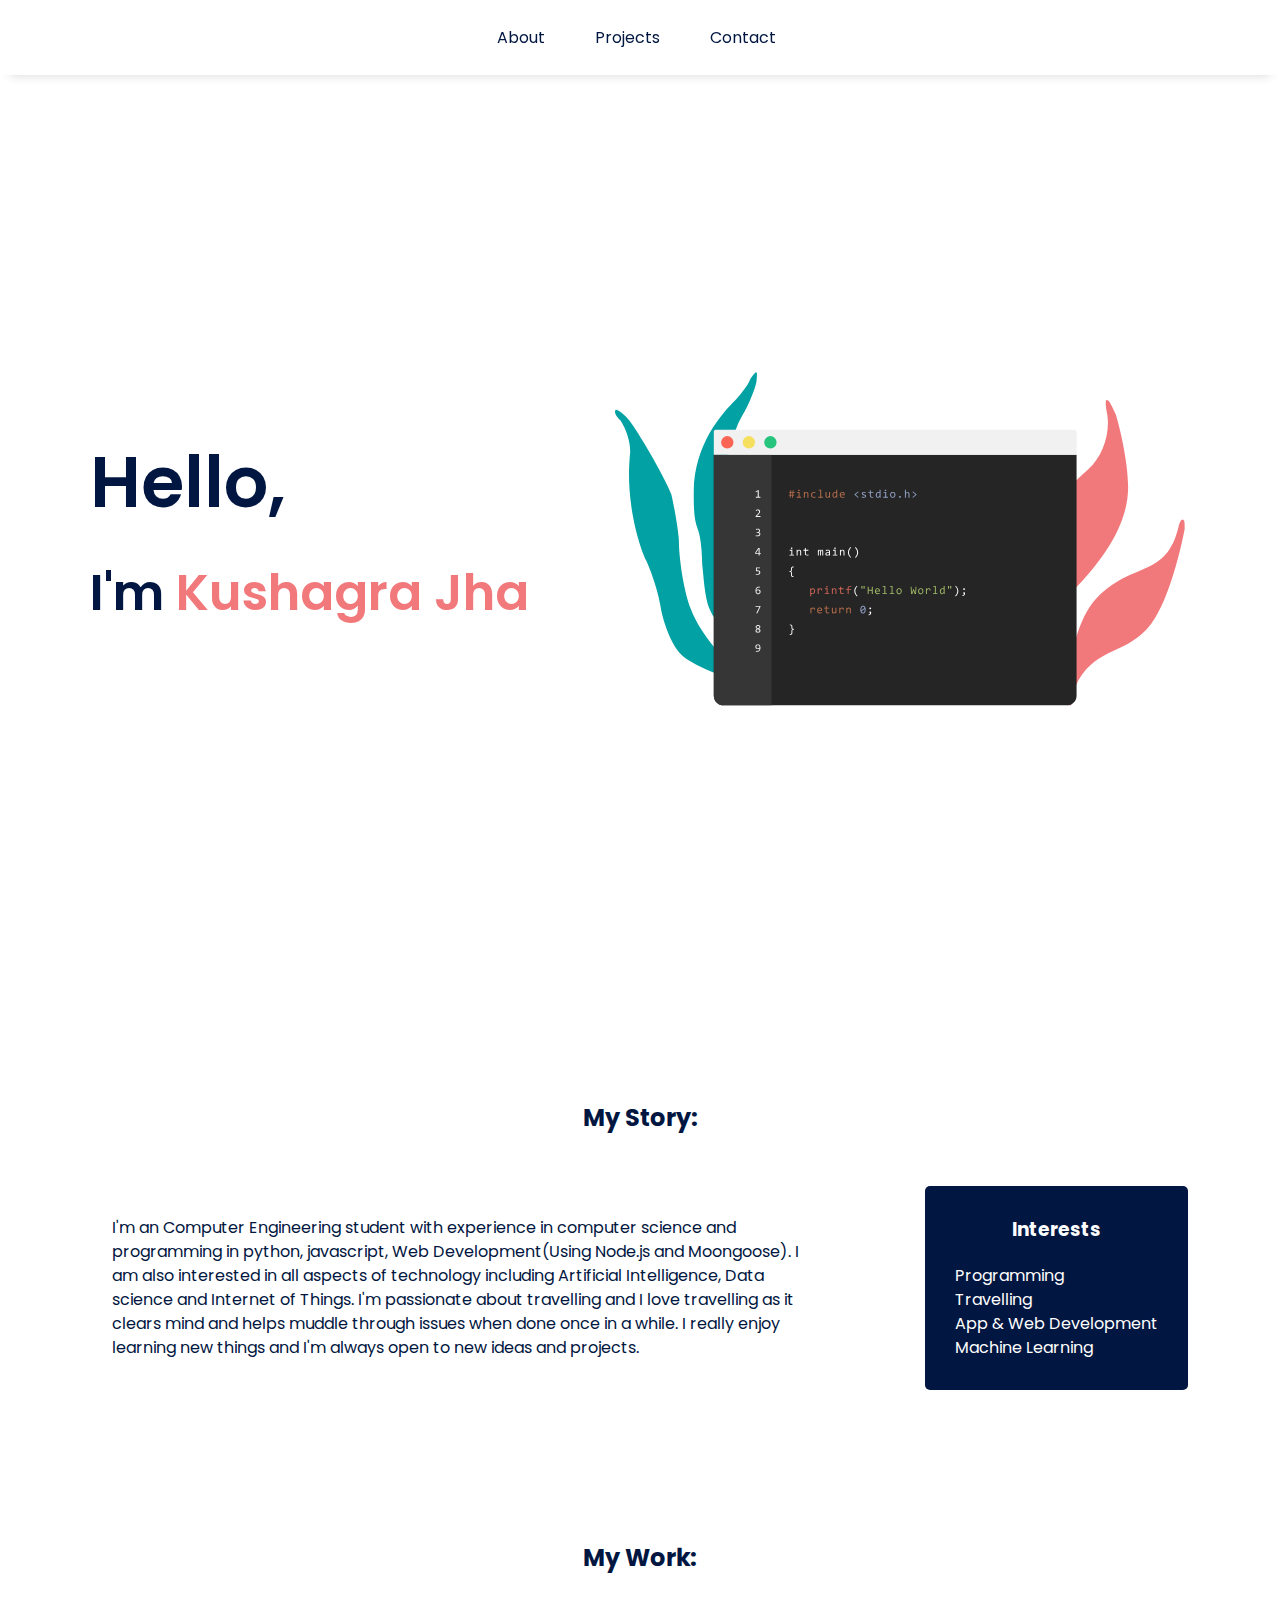
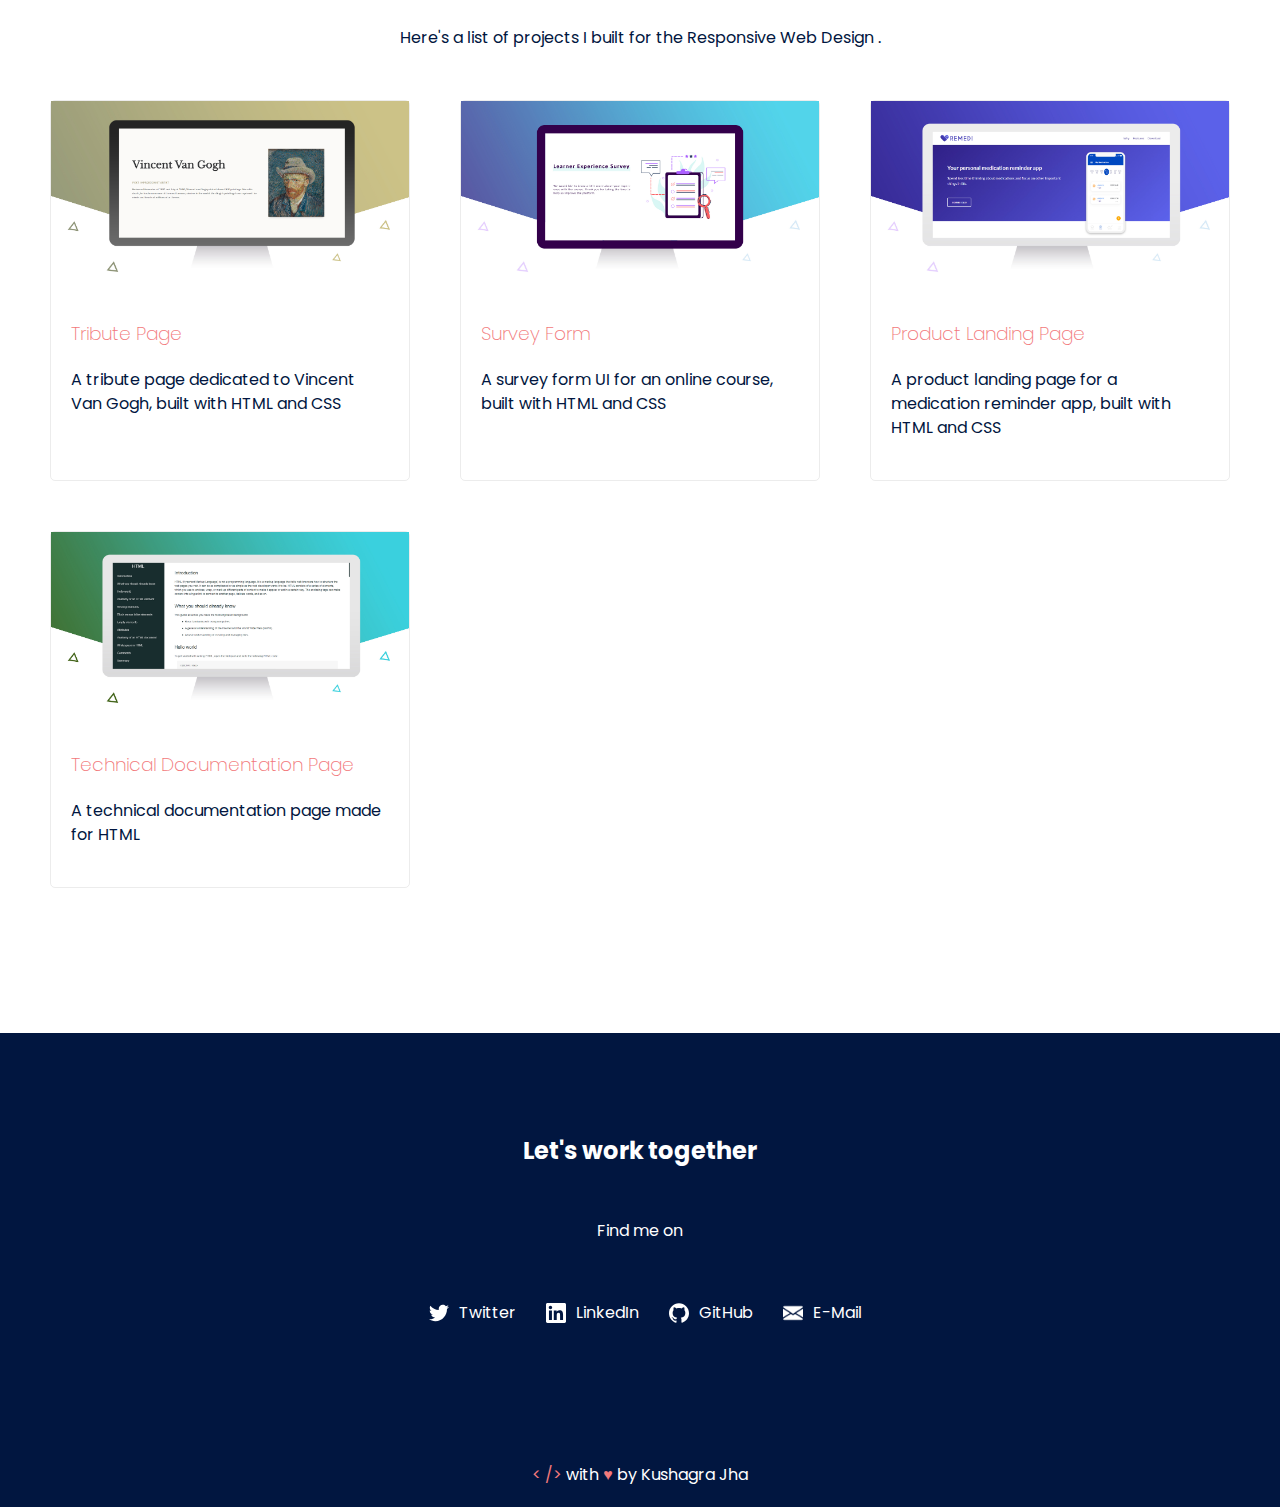
<file: index.html>
<!DOCTYPE html>
<html lang="en">
  
<head>
  <link rel="stylesheet" type="text/css" href="style.css">
  <link href="https://fonts.googleapis.com/css2?family=Poppins:wght@400;600&display=swap" rel="stylesheet">
  <meta name="viewport" content="width=device-width, initial-scale=1">
  <meta name="description" content="A personal portfolio webpage .">
  <title>Personal Portfolio</title>
</head>

<body>

<nav id="navbar" class="nav">
  <ul>
    <li>
      <a href="#about">
        <span class="code">&lt;</span>
        About
        <span class="code">&#47;&gt;</span>
      </a>
    </li>
    <li>

      <a href="#projects">
        <span class="code">&lt;</span>
        Projects
        <span class="code">&#47;&gt;</span>
      </a>

    </li>
    <li>
      <a href="#contact">
        <span class="code">&lt;</span>
        Contact
        <span class="code">&#47;&gt;</span>
      </a>
    </li>
  </ul>
</nav>

<section id="welcome-section">
  <div>
    <h1>Hello<span>,</span></h1>
    <p id="subheading">I'm <span>Kushagra Jha</span></p>
  </div>
  <div>
    <img class="welcome-img" id="desktop-only" src="images/code-1.svg" alt="A code snippet in C language">
    <img class="welcome-img" id="mobile-only" src="images/code-2.svg" alt="A code snippet in C language">
  </div>
</section>

<section id="about">
  <h2>My Story:</h2>
  <div id="about-container">
    <div id="my-story">
      <p>I'm an Computer Engineering student with experience in computer science and programming in python, javascript, Web Development(Using Node.js and Moongoose).
        I am also interested in all aspects of technology including Artificial Intelligence, Data science and Internet of Things.
         I'm passionate about travelling and I love travelling as it clears mind and helps muddle through issues when done once in a while. 
         I really enjoy learning new things and I'm always open to new ideas and projects.
      </p>
    </div>
    <div id="interests-list">
      <h3>Interests</h3>
      <ul>
        <li>Programming</li>
        <li>Travelling</li>
        <li>App & Web Development</li>
        <li>Machine Learning</li>
      </ul>
    </div>
  </div>
</section>

<section id="projects">
  <h2>My Work:</h2>
  <p>Here's a list of projects I built for the Responsive Web Design .</p>

  <div class="projects-grid">
    <div class="card">
      <div class="project-img">
        <img src="../tribute-page/images/TributePage_preview.jpg" alt="tribute page">
      </div>
      <div class="desc">
        <h3 class="project-tile">
          <a href="../tribute-page/index.html">Tribute Page</a>
        </h3>
        <p>A tribute page dedicated to Vincent Van Gogh, built with HTML and CSS</p>
      </div>
    </div>

    <div class="card">
      <div class="project-img">
        <img src="../survey-form/images/survey_preview.jpg" alt="survey form">
      </div>
      <div class="desc">
        <h3 class="project-tile">
          <a href="./../survey-form/index.html">Survey Form</a>
        </h3>
        <p>A survey form UI for an online course, built with HTML and CSS</p>
      </div>
    </div>

    <div class="card">
      <div class="project-img">
        <img src="../product-landing-page/images/landingPage.jpg" alt="product landing page">
      </div>
      <div class="desc">
        <h3 class="project-tile">
          <a href="../product-landing-page/index.html">Product Landing Page</a>
        </h3>
        <p>A product landing page for a medication reminder app, built with HTML and CSS</p>
      </div>
    </div>

    <div class="card">
      <div class="project-img">
        <img src="../technical-documentation-page/images/TechnicalDocumentation.jpg" alt="technical documentation page">
      </div>
      <div class="desc">
        <h3 class="project-tile">
          <a href="../technical-documentation-page/index.html">Technical Documentation Page</a>
        </h3>
        <p>A technical documentation page made for HTML</p>
      </div>
    </div>

  </div>

</section>

<section id="contact">
  <h2>Let's work together</h2>
  <p>Find me on</p>
  <div class="contact-links">
    <a href="https://twitter.com/" target="_blank" class="contact-details">
      <img src="images/twitter.svg" alt="twitter logo" class="contact-icon">Twitter
    </a>
    <a href="https://www.linkedin.com/in/" target="_blank" class="contact-details">
      <img src="images/linkedin.svg" alt="linkedin logo" class="contact-icon">LinkedIn
    </a>
    <a href="https://github.com/kushagrajha07" target="_blank" class="contact-details">
      <img src="images/github.svg" alt="github logo" class="contact-icon">GitHub
    </a>
    <a href="mailto:jha.kushagra6@gmail.com" target="_blank" class="contact-details">
      <img src="images/email.png" alt="Email logo" class="contact-icon">E-Mail
    </a>
  </div>
</section>

<footer>
  <p>
    <span class="code">&lt;</span>
    <span class="code">&#47;&gt;</span>
    with
    <span class="heart"></span>
    by Kushagra Jha
  </p>
</footer>

</body>

</html>
</file>
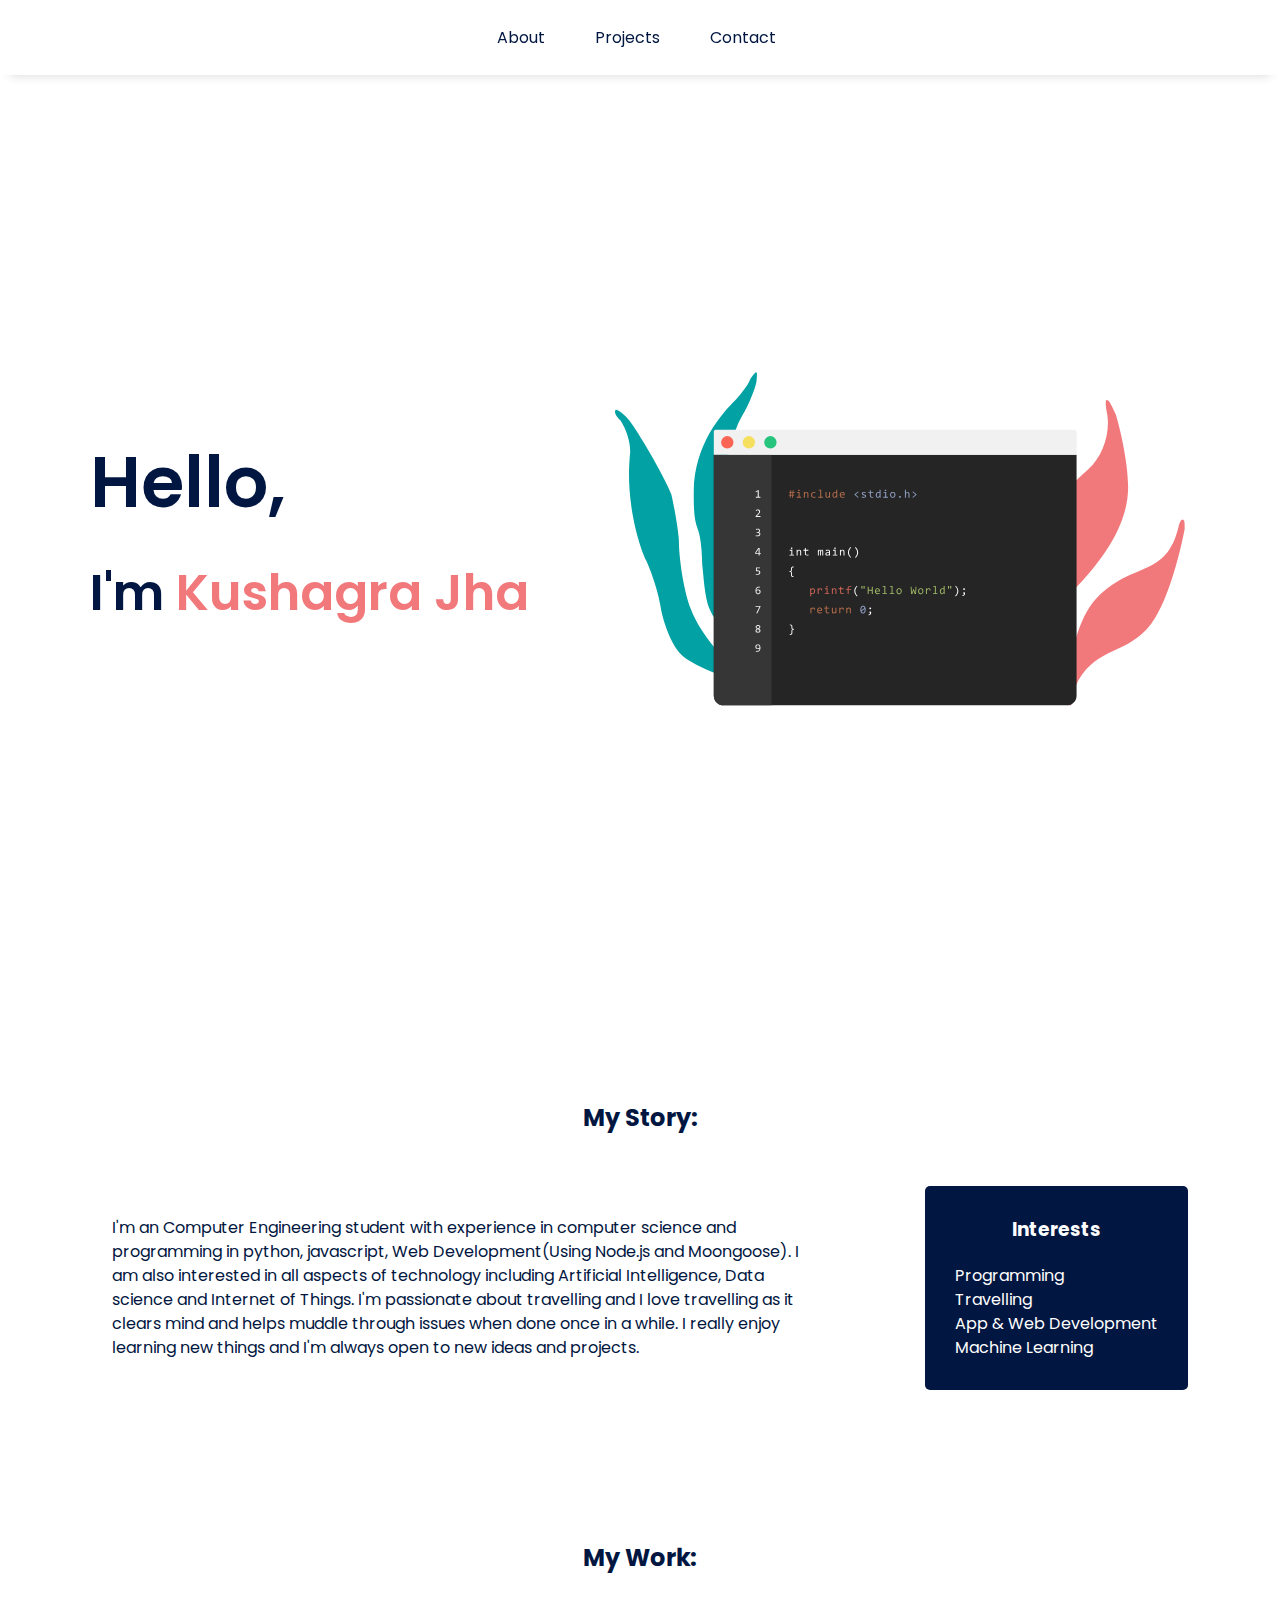
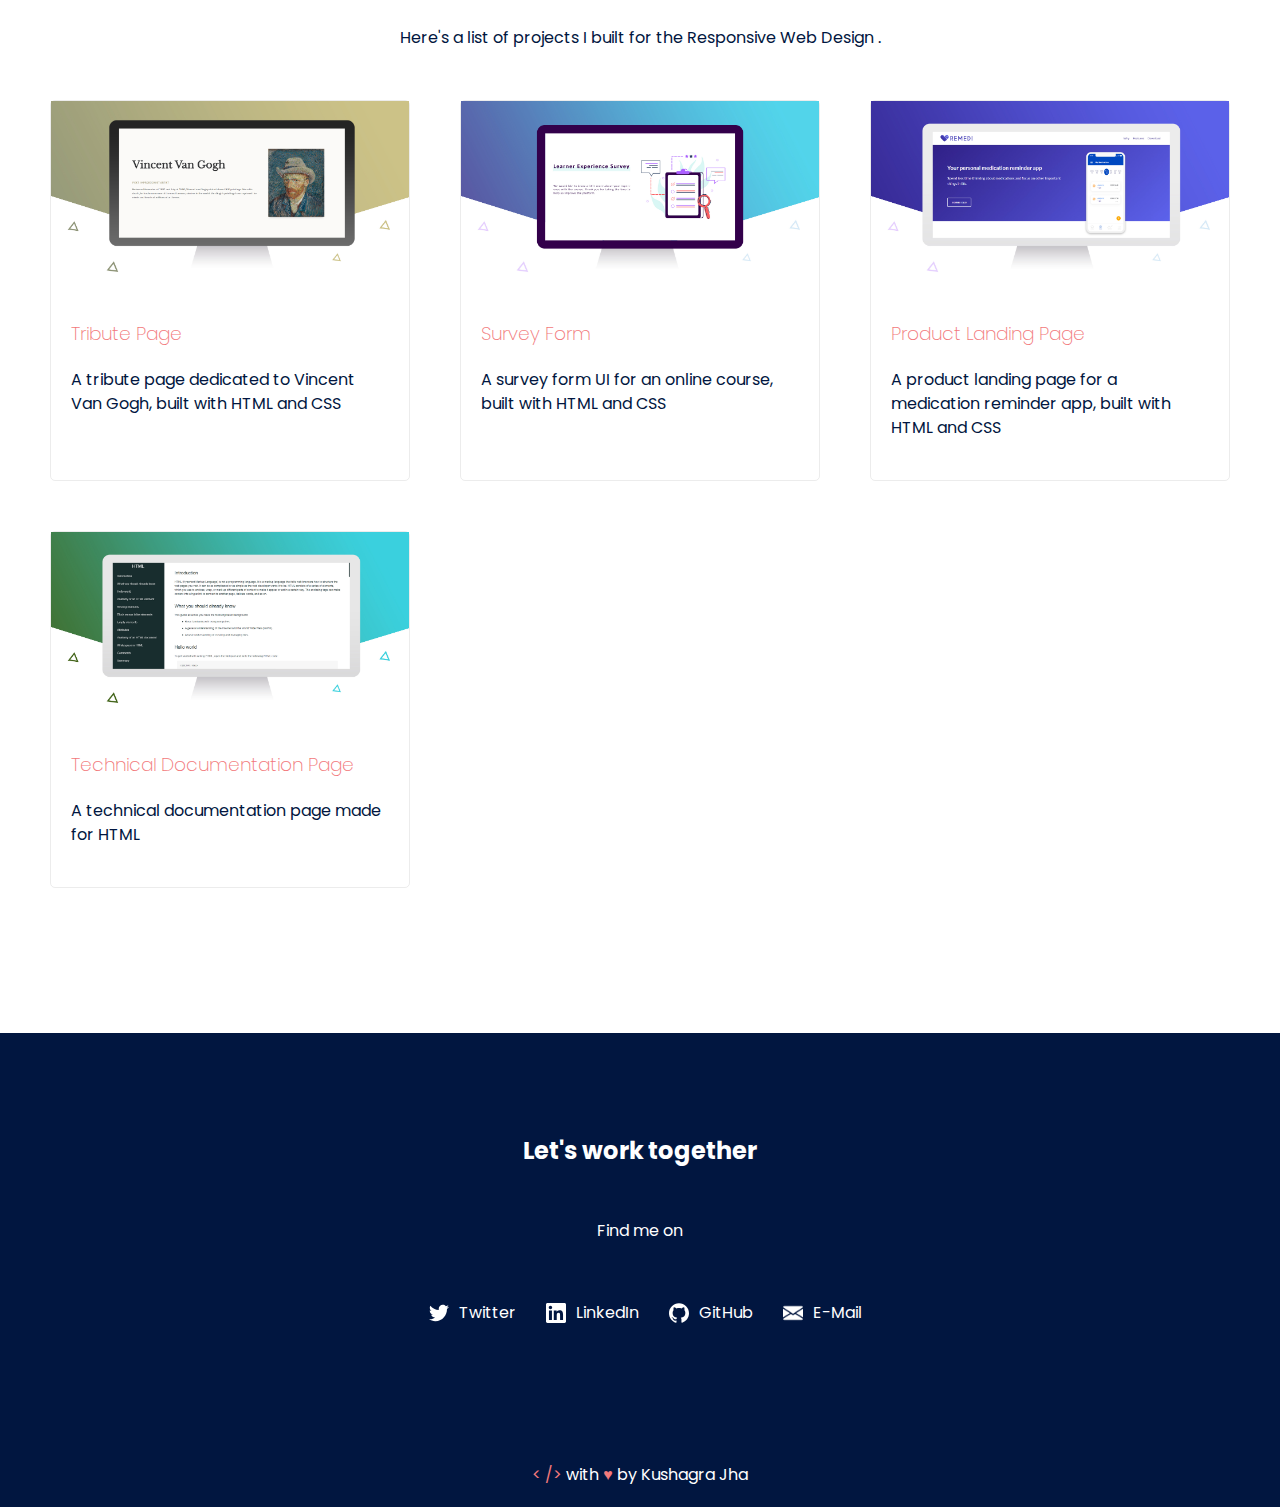
<file: docs/index.html>
<!DOCTYPE html>
<html lang="en">
  
<head>
  <link rel="stylesheet" type="text/css" href="style.css">
  <link href="https://fonts.googleapis.com/css2?family=Poppins:wght@400;600&display=swap" rel="stylesheet">
  <meta name="viewport" content="width=device-width, initial-scale=1">
  <meta name="description" content="A personal portfolio webpage .">
  <title>Personal Portfolio</title>
</head>

<body>

<nav id="navbar" class="nav">
  <ul>
    <li>
      <a href="#about">
        <span class="code">&lt;</span>
        About
        <span class="code">&#47;&gt;</span>
      </a>
    </li>
    <li>

      <a href="#projects">
        <span class="code">&lt;</span>
        Projects
        <span class="code">&#47;&gt;</span>
      </a>

    </li>
    <li>
      <a href="#contact">
        <span class="code">&lt;</span>
        Contact
        <span class="code">&#47;&gt;</span>
      </a>
    </li>
  </ul>
</nav>

<section id="welcome-section">
  <div>
    <h1>Hello<span>,</span></h1>
    <p id="subheading">I'm <span>Kushagra Jha</span></p>
  </div>
  <div>
    <img class="welcome-img" id="desktop-only" src="images/code-1.svg" alt="A code snippet in C language">
    <img class="welcome-img" id="mobile-only" src="images/code-2.svg" alt="A code snippet in C language">
  </div>
</section>

<section id="about">
  <h2>My Story:</h2>
  <div id="about-container">
    <div id="my-story">
      <p>I'm an Computer Engineering student with experience in computer science and programming in python, javascript, Web Development(Using Node.js and Moongoose).
        I am also interested in all aspects of technology including Artificial Intelligence, Data science and Internet of Things.
         I'm passionate about travelling and I love travelling as it clears mind and helps muddle through issues when done once in a while. 
         I really enjoy learning new things and I'm always open to new ideas and projects.
      </p>
    </div>
    <div id="interests-list">
      <h3>Interests</h3>
      <ul>
        <li>Programming</li>
        <li>Travelling</li>
        <li>App & Web Development</li>
        <li>Machine Learning</li>
      </ul>
    </div>
  </div>
</section>

<section id="projects">
  <h2>My Work:</h2>
  <p>Here's a list of projects I built for the Responsive Web Design .</p>

  <div class="projects-grid">
    <div class="card">
      <div class="project-img">
        <img src="./tribute-page/images/TributePage_preview.jpg" alt="tribute page">
      </div>
      <div class="desc">
        <h3 class="project-tile">
          <a href="./tribute-page/index.html">Tribute Page</a>
        </h3>
        <p>A tribute page dedicated to Vincent Van Gogh, built with HTML and CSS</p>
      </div>
    </div>

    <div class="card">
      <div class="project-img">
        <img src="./survey-form/images/survey_preview.jpg" alt="survey form">
      </div>
      <div class="desc">
        <h3 class="project-tile">
          <a href="./survey-form/index.html">Survey Form</a>
        </h3>
        <p>A survey form UI for an online course, built with HTML and CSS</p>
      </div>
    </div>

    <div class="card">
      <div class="project-img">
        <img src="./product-landing-page/images/landingPage.jpg" alt="product landing page">
      </div>
      <div class="desc">
        <h3 class="project-tile">
          <a href="./product-landing-page/index.html">Product Landing Page</a>
        </h3>
        <p>A product landing page for a medication reminder app, built with HTML and CSS</p>
      </div>
    </div>

    <div class="card">
      <div class="project-img">
        <img src="./technical-documentation-page/images/TechnicalDocumentation.jpg" alt="technical documentation page">
      </div>
      <div class="desc">
        <h3 class="project-tile">
          <a href="./technical-documentation-page/index.html">Technical Documentation Page</a>
        </h3>
        <p>A technical documentation page made for HTML</p>
      </div>
    </div>

  </div>

</section>

<section id="contact">
  <h2>Let's work together</h2>
  <p>Find me on</p>
  <div class="contact-links">
    <a href="https://twitter.com/" target="_blank" class="contact-details">
      <img src="images/twitter.svg" alt="twitter logo" class="contact-icon">Twitter
    </a>
    <a href="https://www.linkedin.com/in/" target="_blank" class="contact-details">
      <img src="images/linkedin.svg" alt="linkedin logo" class="contact-icon">LinkedIn
    </a>
    <a href="https://github.com/kushagrajha07" target="_blank" class="contact-details">
      <img src="images/github.svg" alt="github logo" class="contact-icon">GitHub
    </a>
    <a href="mailto:jha.kushagra6@gmail.com" target="_blank" class="contact-details">
      <img src="images/email.png" alt="Email logo" class="contact-icon">E-Mail
    </a>
  </div>
</section>

<footer>
  <p>
    <span class="code">&lt;</span>
    <span class="code">&#47;&gt;</span>
    with
    <span class="heart"></span>
    by Kushagra Jha
  </p>
</footer>

</body>

</html>
</file>
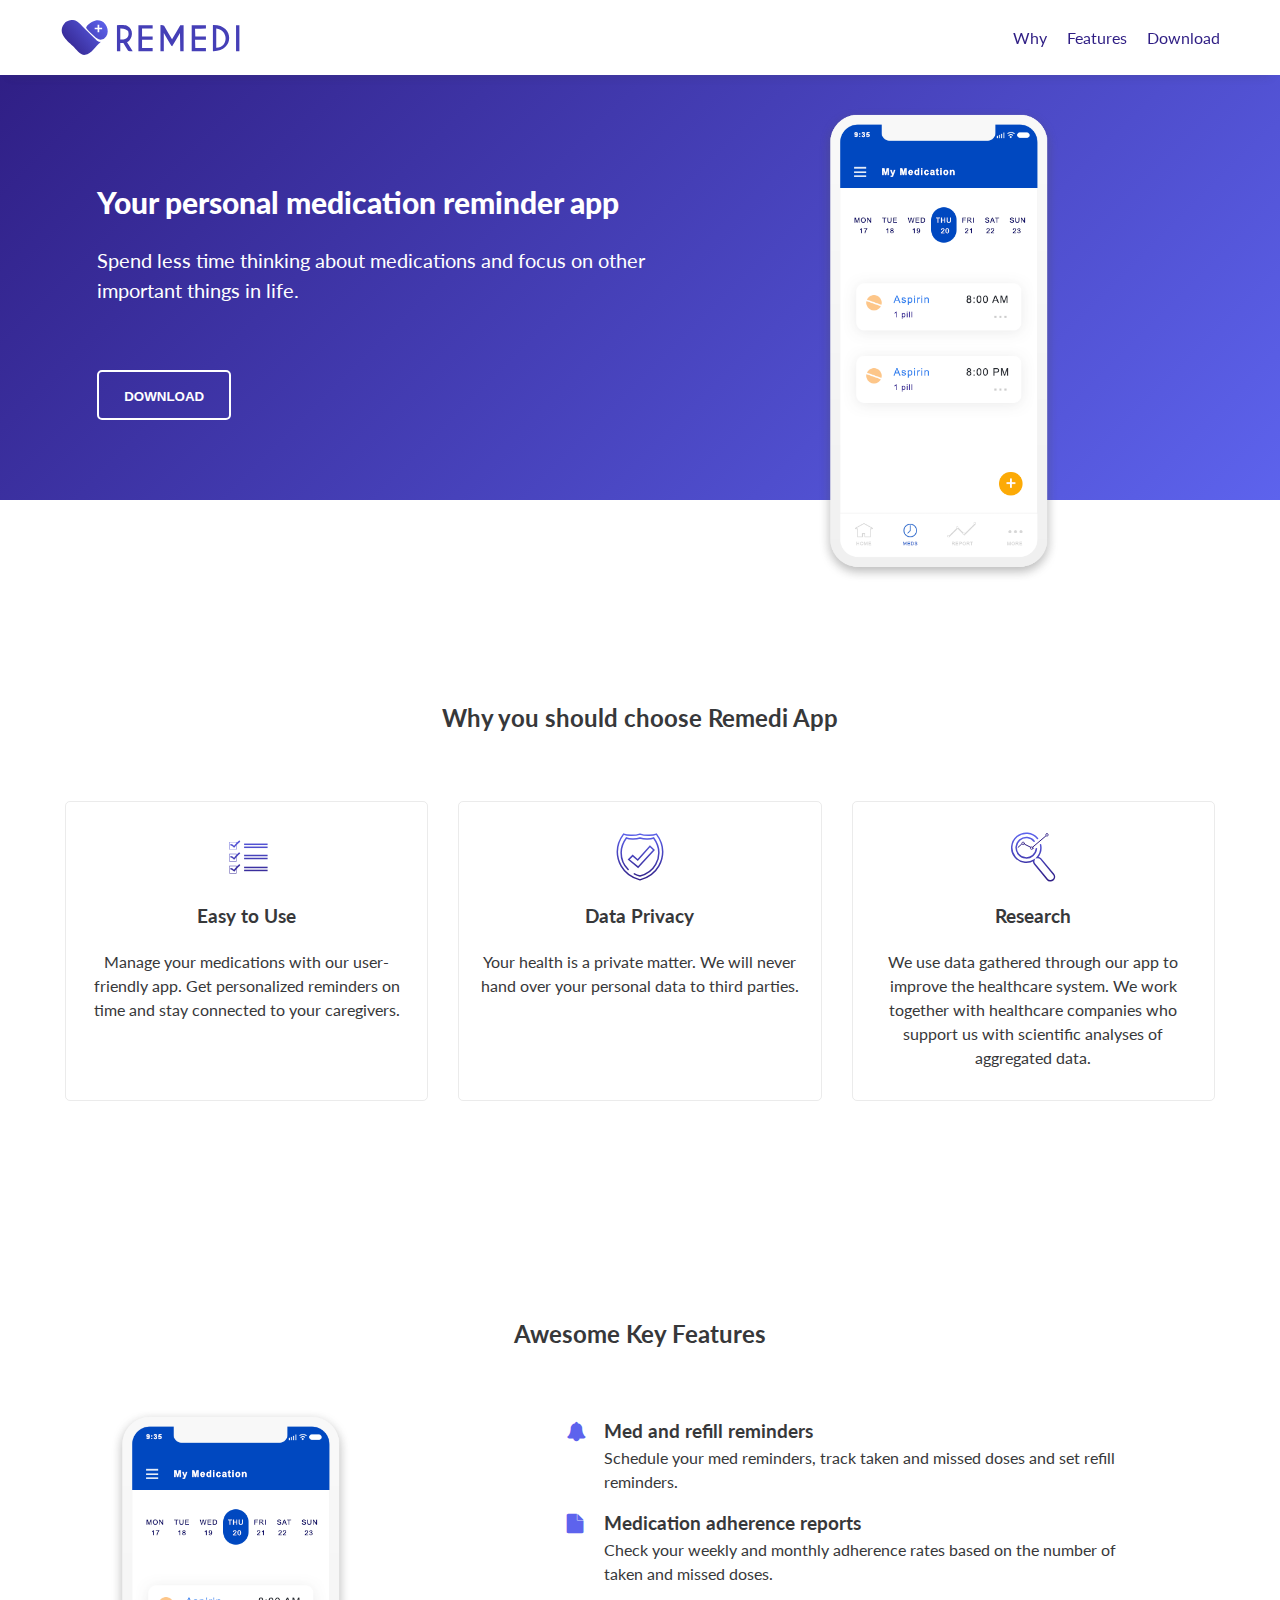
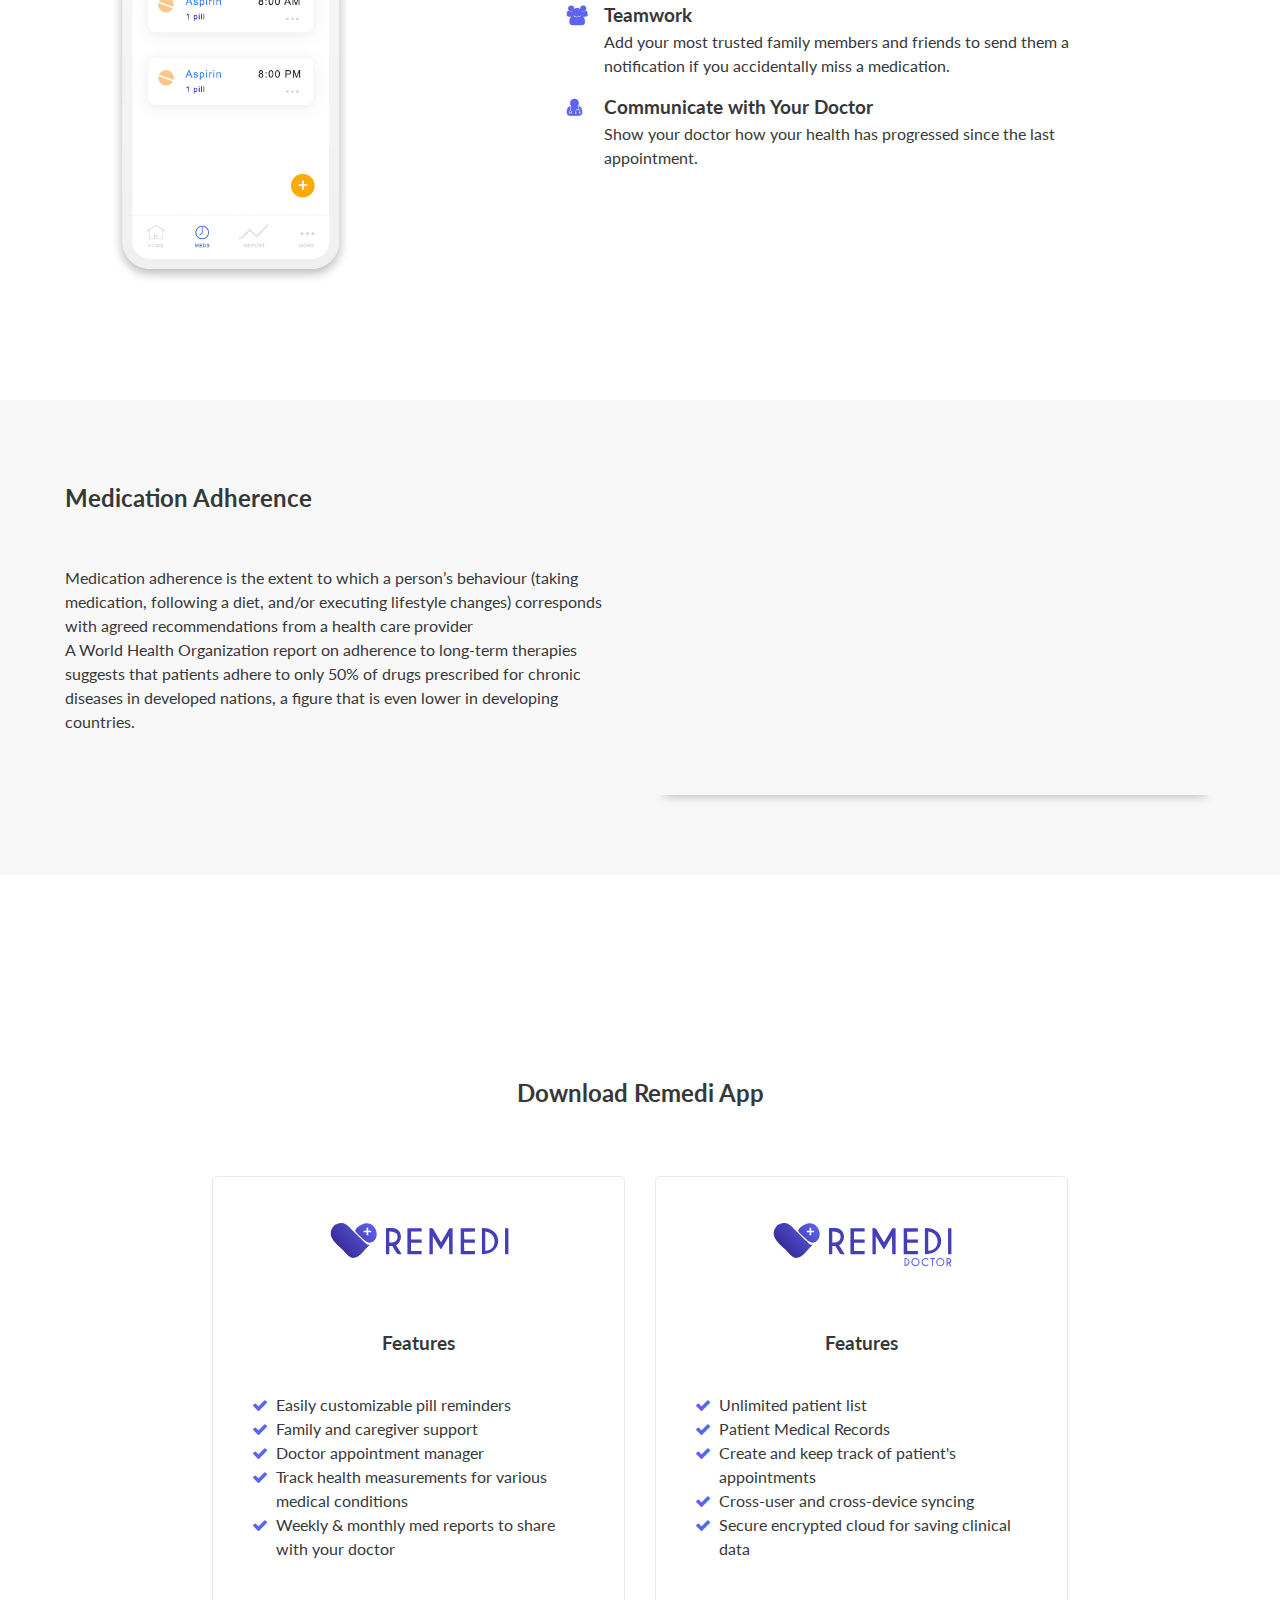
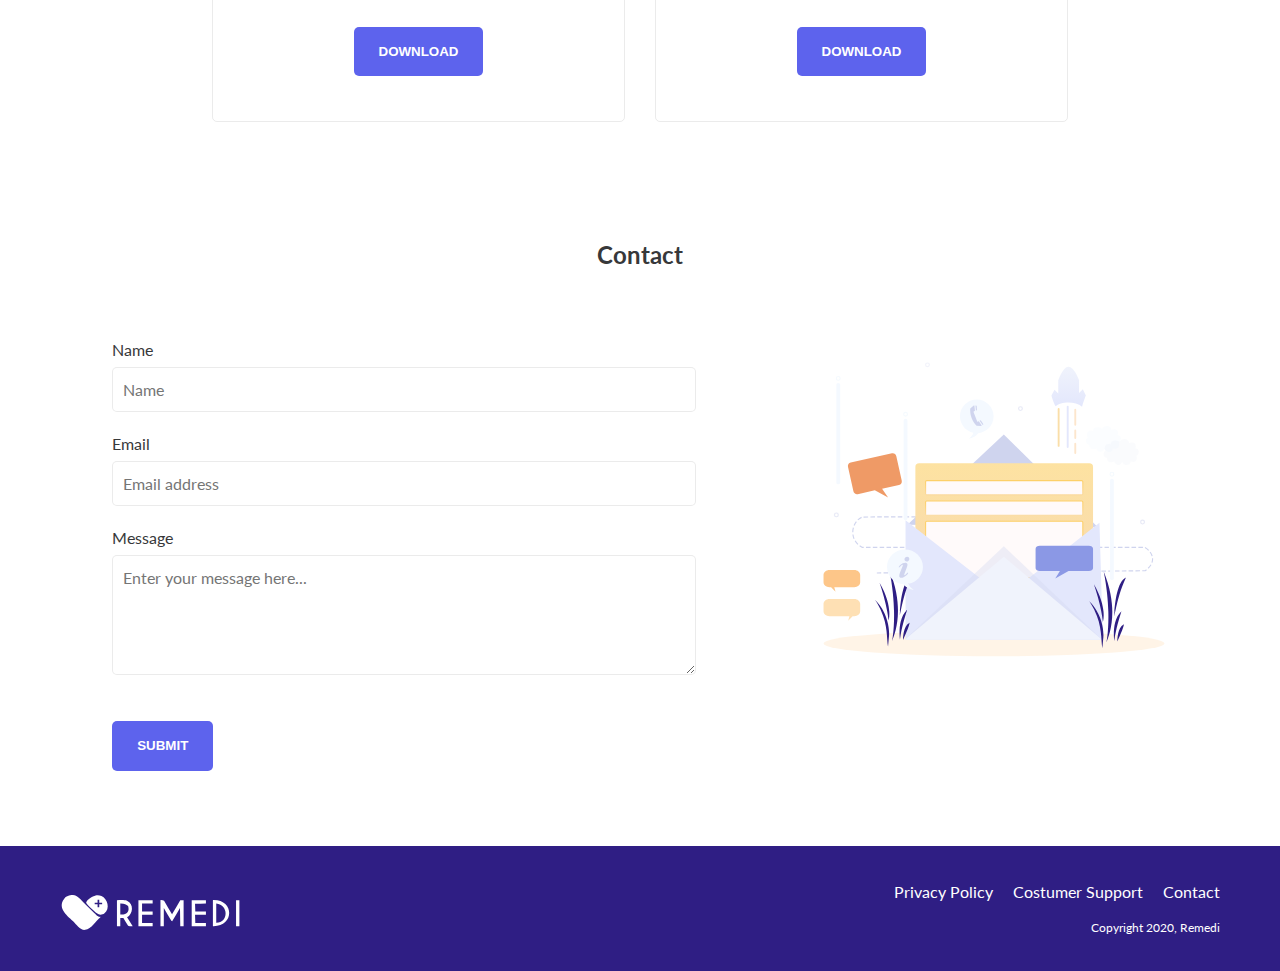
<file: product-landing-page/index.html>
<!DOCTYPE html>
<html lang="en">
  
<head>
  <link rel="stylesheet" type="text/css" href="style.css">
  <link rel="stylesheet" href="https://maxcdn.bootstrapcdn.com/font-awesome/4.5.0/css/font-awesome.min.css">
  <meta name="viewport" content="width=device-width, initial-scale=1">
  <meta name="description" content="A product landing page">
  <title>Remedi Mobile App</title>
</head>

<body>

<header id="header">
  <div class="logo">
    <img class="logo-img" id="header-img" src="images/logo_horizontal.svg" alt="Remedi logo" />
  </div>

  <nav id="nav-bar">
    <ul>
      <li><a class="nav-link" href="#why">Why</a></li>
      <li><a class="nav-link" href="#features">Features</a></li>
      <li><a class="nav-link" href="#download">Download</a></li>
    </ul>
  </nav>
</header>

<main>
  <section id="hero">
    <div class="grid">
      <div class="column-60">
        <h1>Your personal medication reminder app</h1>
        <p id="description">Spend less time thinking about medications and focus on other important things in life.</p>
        <button class="btn">Download</button>
      </div>
      <div class="column-40">
         <div class="image-div">
          <img id="hero-img" src="images/RemediApp.png" alt="Remedi mobile app" width="270" height="497">
        </div>
      </div>
    </div>

  </section>

  <section id="why">
    <h2>Why you should choose Remedi App</h2>
    <div class="container">
      <div class="card">
        <div class="icon">
          <img src="images/easyToUse.svg" alt="easy to use icon">
        </div>
        <div class="desc">
          <h3>Easy to Use</h3>
          <p>Manage your medications with our user-friendly app. Get personalized reminders on time and stay connected to your caregivers.
          </p>
        </div>
      </div>

      <div class="card">
        <div class="icon">
          <img src="images/dataPrivacy.svg" alt="data privacy icon">
        </div>
        <div class="desc">
          <h3>Data Privacy</h3>
          <p>Your health is a private matter. We will never hand over your personal data to third parties.
          </p>
        </div>
      </div>

      <div class="card">
        <div class="icon">
          <img src="images/research.svg" alt="data privacy icon">
        </div>
        <div class="desc">
          <h3>Research</h3>
          <p>We use data gathered through our app to improve the healthcare system. We work together with healthcare companies who support us with scientific analyses of aggregated data.
          </p>
        </div>
      </div>

    </div>
  </section>

  <section id="features">
    <h2>Awesome Key Features</h2>
    <div class="grid">
      <div class="column-40">
        <div class="image-div">
          <img src="images/RemediApp.png" alt="Remedi mobile app" width="270" height="497">
        </div>
      </div>

      <div class="column-60">
        <ol>
          <li>
            <h3 id="pills">Med and refill reminders</h3>
            <p>Schedule your med reminders, track taken and missed doses and set refill reminders.</p>
          </li>
          <li>
            <h3 id="med-report">Medication adherence reports</h3>
            <p>Check your weekly and monthly adherence rates based on the number of taken and missed doses.</p>
          </li>
          <li>
            <h3 id="family">Teamwork</h3>
            <p>Add your most trusted family members and friends to send them a notification if you accidentally miss a medication.</p>
          </li>
          <li>
            <h3 id="doctor-icon">Communicate with Your Doctor</h3>
            <p>Show your doctor how your health has progressed since the last appointment.</p>
          </li>
        </ol>
      </div>

    </div>
  </section>

  <section id="info">
    <div>
      <h2>Medication Adherence</h2>
      <p>Medication adherence is the extent to which a person’s behaviour (taking medication, following a diet, and/or executing lifestyle changes) corresponds with agreed recommendations from a health care provider</p>
      <p>A World Health Organization report on adherence to long-term therapies suggests that patients adhere to only 50% of drugs prescribed for chronic diseases in developed nations, a figure that is even lower in developing countries.</p>
    </div>
    <iframe id="video" height="315" src="" allowfullscreen></iframe>
  </section>

  <section id="download">
    <h2>Download Remedi App</h2>
    <div class="container">
      <div class="card" id="patient">
        <div class="product-logo">
          <img class="logo-img" src="images/logo_horizontal.svg" alt="Remedi logo">
        </div>
        <div class="desc">
          <h3>Features</h3>
          <ol>
            <li>Easily customizable pill reminders</li>
            <li>Family and caregiver support</li>
            <li>Doctor appointment manager</li>
            <li>Track health measurements for various medical conditions</li>
            <li>Weekly & monthly med reports to share with your doctor</li>
          </ol>
        </div>
        <button class="btn">Download</button>
      </div>

      <div class="card" id="doctor">
        <div class="product-logo">
          <img class="logo-img" src="images/logo_doctors.svg" alt="Remedi for doctors logo">
        </div>
        <div class="desc">
          <h3>Features</h3>
          <ol>
            <li>Unlimited patient list</li>
            <li>Patient Medical Records</li>
            <li>Create and keep track of patient's appointments</li>
            <li>Cross-user and cross-device syncing</li>
            <li>Secure encrypted cloud for saving clinical data</li>
          </ol>
        </div>
        <button class="btn">Download</button>
      </div>
    </div>
  </section>

  <section id="contact">
    <h2>Contact</h2>
    <div class="grid">
      <div class="column-60">
        <form id="form" action="submit">
          <div class="form-group">
            <label id="name-label" for="name">Name</label>
            <input type="text" name="name" class="form-control" id="name" placeholder="Name" required />
          </div>
          <div class="form-group">
            <label id="email-label" for="email">Email</label>
            <input name="email" class="form-control" id="email" type="email" placeholder="Email address" required />
          </div>
          <div class="form-group">
            <p>Message</p>
            <textarea id="message" class="input-textarea" name="message" placeholder="Enter your message here..."></textarea>
          </div>
          <div class="form-group">
            <label id="submit-label" for="submit"></label>
            <input id="submit" type="submit" value="Submit" class="btn" />
          </div>
        </form>
      </div>

      <div class="column-40">
        <div class="image-div">
          <img src="images/contact.svg" alt="Contact icon" width="472" height="495">
        </div>
      </div>
    </div>
  </section>

  <footer>
    <div id="footer-logo">
      <img class="logo-img" src="images/logo_white.svg" alt="Remedi logo" />
    </div>
    <div id="footer-info">
      <ul>
        <li><a href="#">Privacy Policy</a></li>
        <li><a href="#">Costumer Support</a></li>
        <li><a href="#">Contact</a></li>
      </ul>
      <div id="copyright">Copyright 2020, Remedi</div>
    </div>
  </footer>

</main>

</body>

</html>
</file>
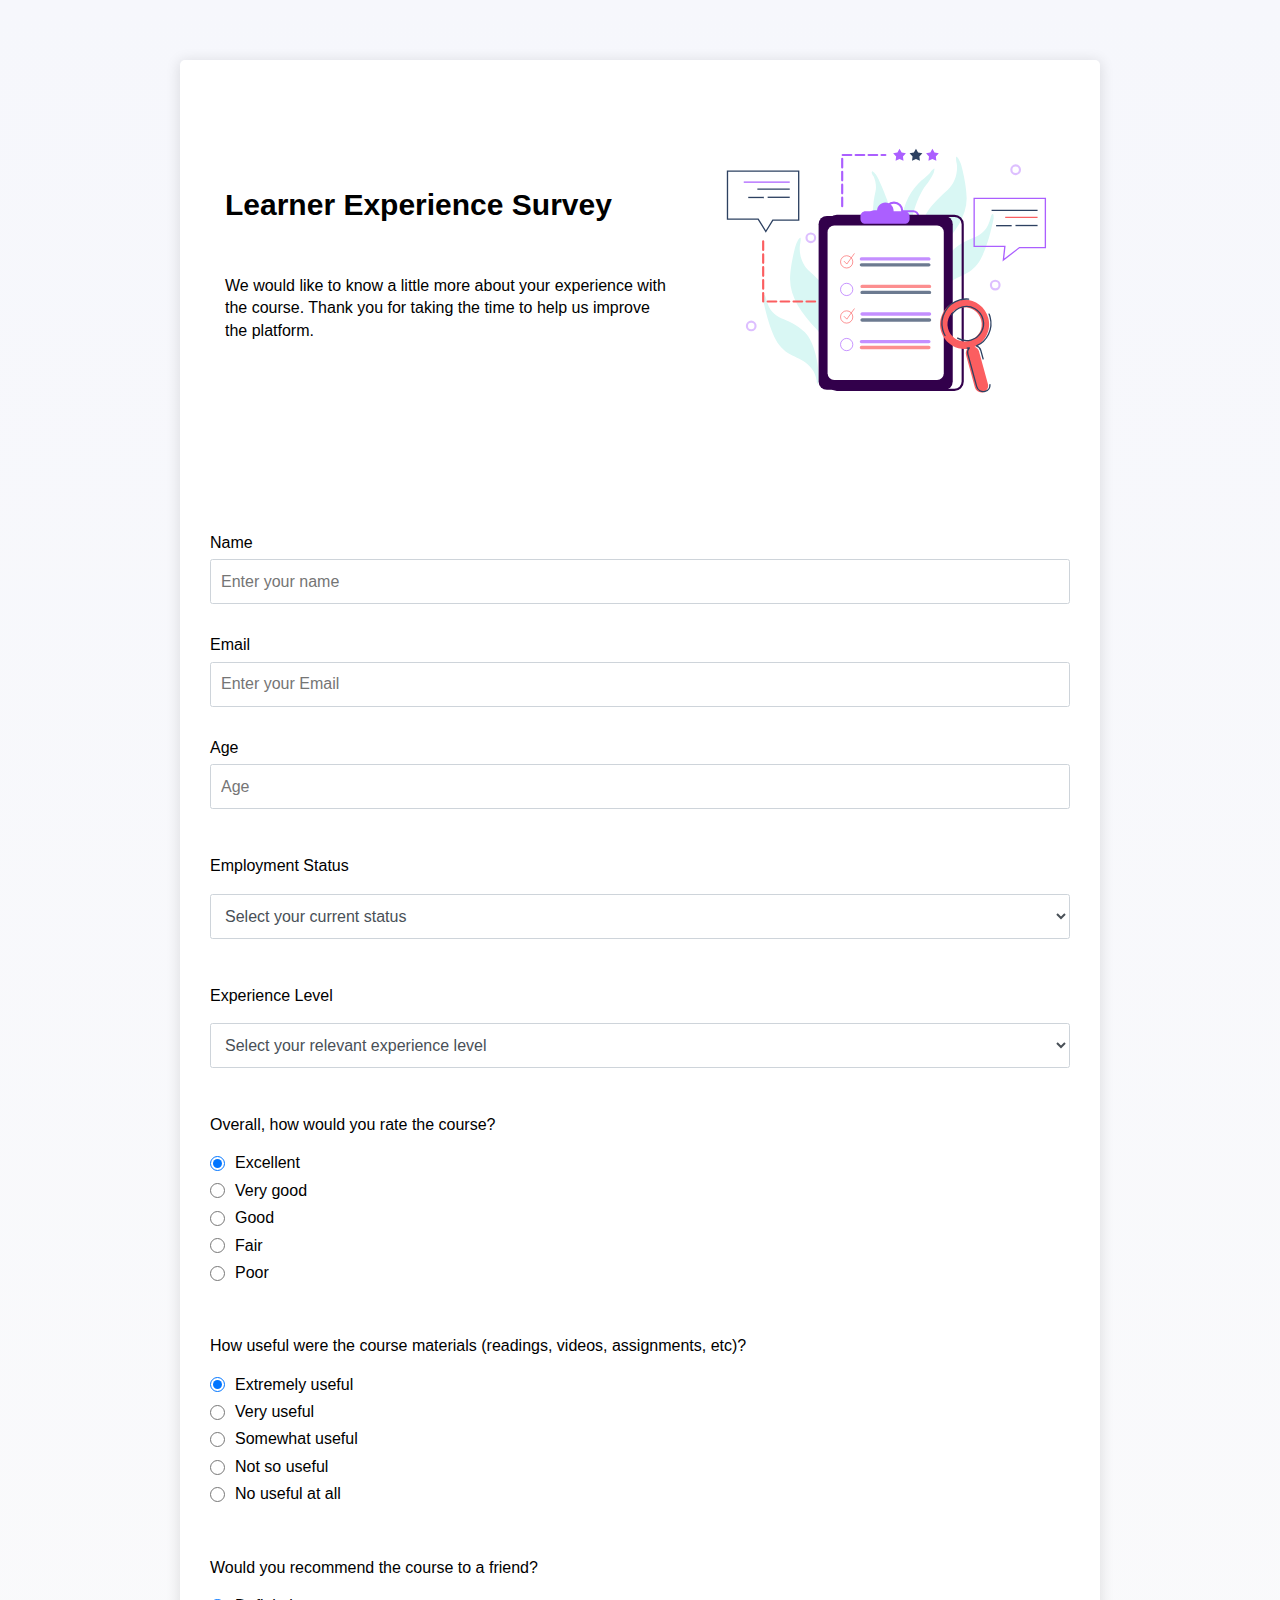
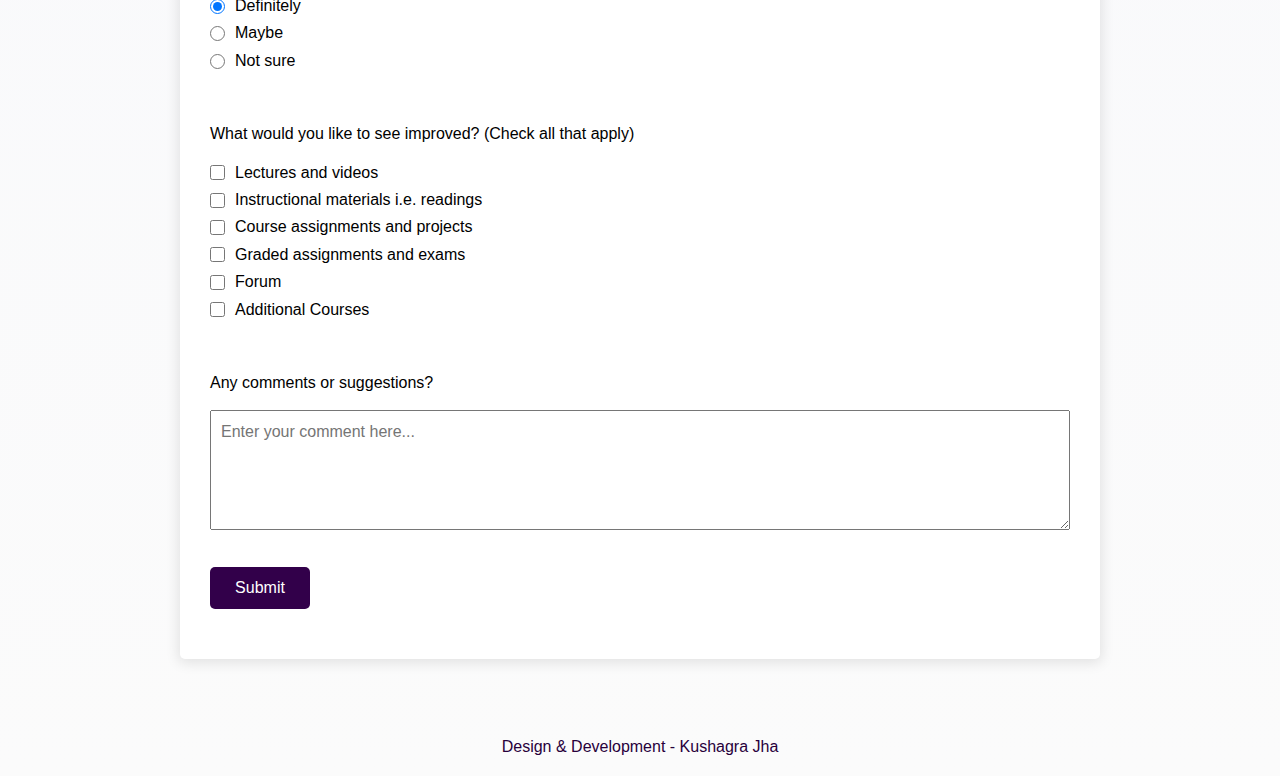
<file: survey-form/index.html>
<!DOCTYPE html>
<html lang="en">
  
<head>
  <link rel="stylesheet" type="text/css" href="style.css">
  <meta name="viewport" content="width=device-width, initial-scale=1">
  <meta name="description" content="Survey form ui">
  <title>Survey Form</title>
</head>

<body>
<div class="container">
  <div class="header">
    <div class="column-header">
      <h1 id="title">Learner Experience Survey</h1>
        <p id="description">We would like to know a little more about your experience with the course. Thank you for taking the time to help us improve the platform.</p>
      </div>

      <div class="column-image">
        <div id="image-div">
          <img src="images/survey_icon.svg" width="400" height="400" alt="Survey form icon">
        </div>
    </div>
  </div>
  
  <form id="survey-form">
    <div class="form-group">
      <label id="name-label" for="name">Name</label>
      <input
        type="text"
        name="name"
        id="name"
        class="form-control"
        placeholder="Enter your name"
        required
      />
    </div>
    
    <div class="form-group">
      <label id="email-label" for="email">Email</label>
      <input
        type="email"
        name="email"
        id="email"
        class="form-control"
        placeholder="Enter your Email"
        required
      />
    </div>
    
    <div class="form-group">
      <label id="number-label" for="number">Age</label>
      <input
        type="number"
        name="age"
        id="number"
        min="10"
        max="99"
        class="form-control"
        placeholder="Age"
      />
    </div>
    
    <div class="form-group">
      <p>Employment Status</p>
      <select id="dropdown" name="role" class="form-control" required>
        <option disabled selected value>Select your current status</option>
        <option value="student">Student</option>
        <option value="job-full">Employed Full Time</option>
        <option value="job-part">Employed Part Time</option>
        <option value="self-employed">Self-employed</option>
        <option value="unemployed">Unemployed</option>
        <option value="retired">Retired</option>
        <option value="preferNo">Prefer not to say</option>
        <option value="other">Other</option>
      </select>
    </div>
    
        <div class="form-group">
      <p>Experience Level</p>
      <select id="experience-dropdown" name="experience" class="form-control" required>
        <option disabled selected value>Select your relevant experience level</option>
        <option value="junior">Junior (0-2 years experience)</option>
        <option value="mid">Mid-level (2+ years experience)</option>
        <option value="senior">Senior</option>
        <option value="executive">Executive</option>
        <option value="other">Other</option>
      </select>
    </div>

    <div class="form-group">
      <p>Overall, how would you rate the course?</p>
      <label>
        <input
          name="user-rate"
          value="excellent"
          type="radio"
          class="input-radio"
          checked
        />Excellent</label>
      <label>
        <input
          name="user-rate"
          value="very-good"
          type="radio"
          class="input-radio"
        />Very good</label>

      <label>
        <input
          name="user-rate"
          value="good"
          type="radio"
          class="input-radio"
        />Good</label>
      
      <label>
        <input
          name="user-rate"
          value="fair"
          type="radio"
          class="input-radio"
        />Fair</label>
      
      <label>
        <input
          name="user-rate"
          value="poor"
          type="radio"
          class="input-radio"
        />Poor</label>
    </div>
    
     <div class="form-group">
      <p>How useful were the course materials (readings, videos, assignments, etc)?</p>
      <label>
        <input
          name="materials-rate"
          value="extremely"
          type="radio"
          class="input-radio"
          checked
        />Extremely useful</label>
      <label>
        <input
          name="materials-rate"
          value="very"
          type="radio"
          class="input-radio"
        />Very useful</label>

      <label>
        <input
          name="materials-rate"
          value="somewhat"
          type="radio"
          class="input-radio"
        />Somewhat useful</label>
      
      <label>
        <input
          name="materials-rate"
          value="not-so"
          type="radio"
          class="input-radio"
        />Not so useful</label>
      
      <label>
        <input
          name="materials-rate"
          value="no"
          type="radio"
          class="input-radio"
        />No useful at all</label>
    </div>
    
    <div class="form-group">
      <p>Would you recommend the course to a friend?</p>
      <label>
        <input
          name="user-recommend"
          value="definitely"
          type="radio"
          class="input-radio"
          checked
        />Definitely</label>
      <label>
        <input
          name="user-recommend"
          value="maybe"
          type="radio"
          class="input-radio"
        />Maybe</label>

      <label>
        <input
          name="user-recommend"
          value="not-sure"
          type="radio"
          class="input-radio"
        />Not sure</label>
    </div>

    <div class="form-group">
      <p>
        What would you like to see improved? (Check all that apply)
      </p>

      <label>
        <input
          name="prefer"
          value="lectures"
          type="checkbox"
          class="input-checkbox"
        />Lectures and videos</label>
      
      <label>
        <input
          name="prefer"
          value="material"
          type="checkbox"
          class="input-checkbox"
        />Instructional materials i.e. readings</label>
      
      <label>
        <input
          name="prefer"
          value="assignments"
          type="checkbox"
          class="input-checkbox"
        />Course assignments and projects</label>
      
      <label>
        <input
          name="prefer"
          value="exams"
          type="checkbox"
          class="input-checkbox"
        />Graded assignments and exams</label>
     
      <label>
        <input
          name="prefer"
          value="forum"
          type="checkbox"
          class="input-checkbox"
        />Forum</label>
      
      <label>
        <input
          name="prefer"
          value="additional-courses"
          type="checkbox"
          class="input-checkbox"
        />Additional Courses</label>
    </div>

    <div class="form-group">
      <p>Any comments or suggestions?</p>
      <textarea
        id="comments"
        class="input-textarea"
        name="comment"
        placeholder="Enter your comment here..."></textarea>
    </div>

    <div class="form-group">
      <button type="submit" id="submit" class="submit-button">
        Submit
      </button>
    </div>
  </form>
</div>

 <section class="footer">
    <p> Design & Development - Kushagra Jha </p>
  </section>

</body>

</html>
</file>
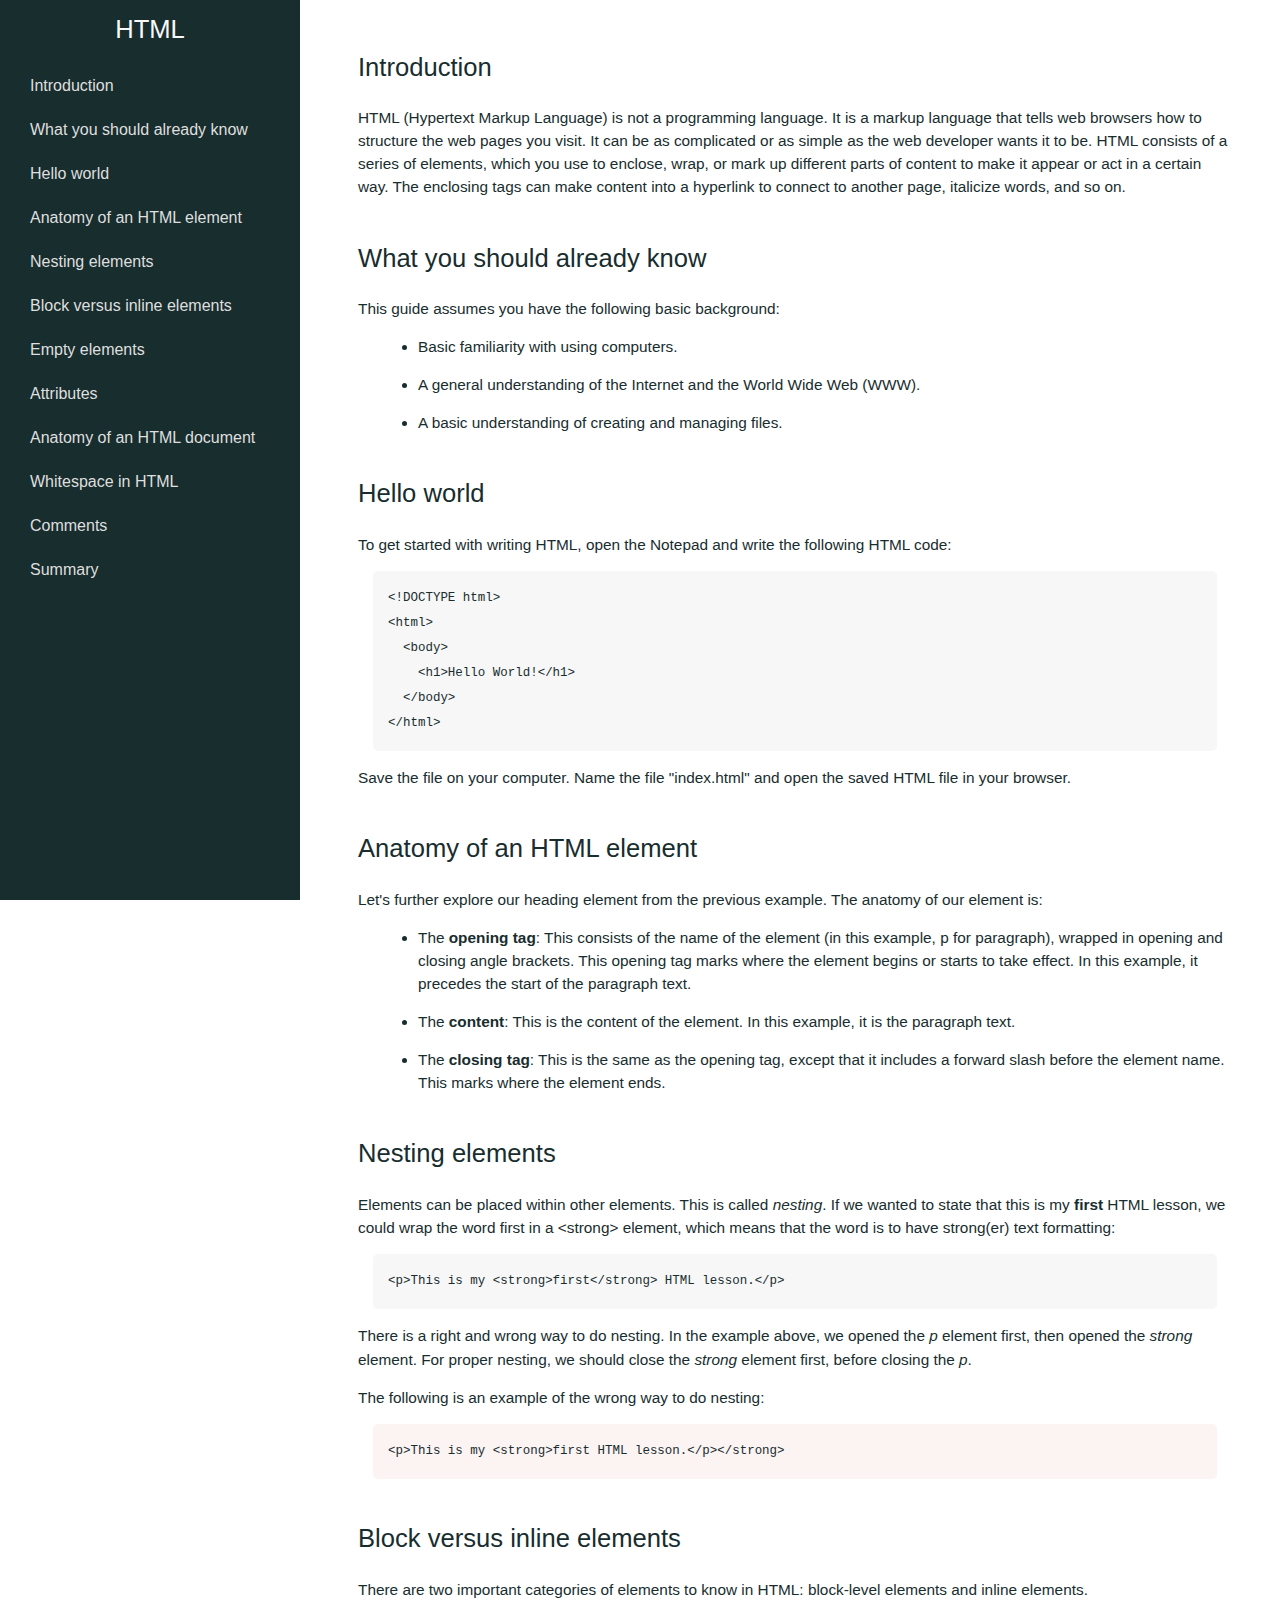
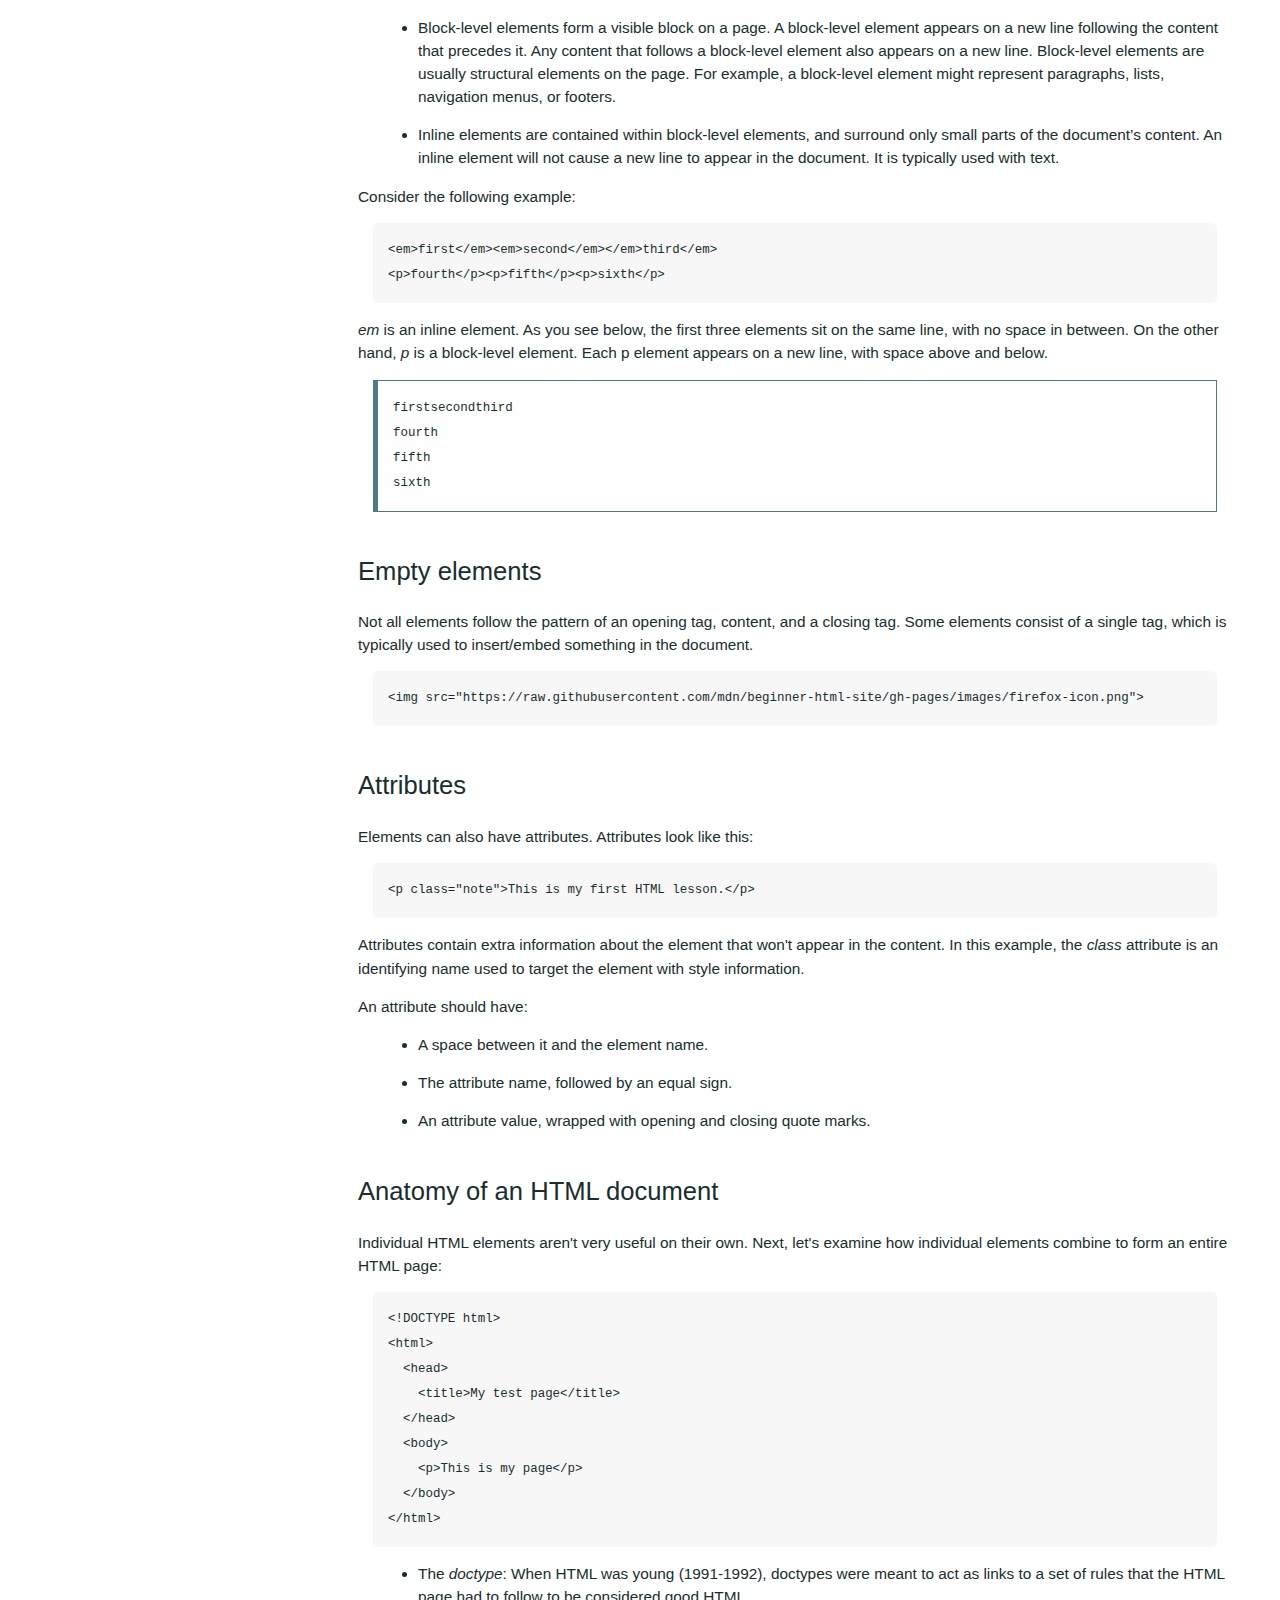
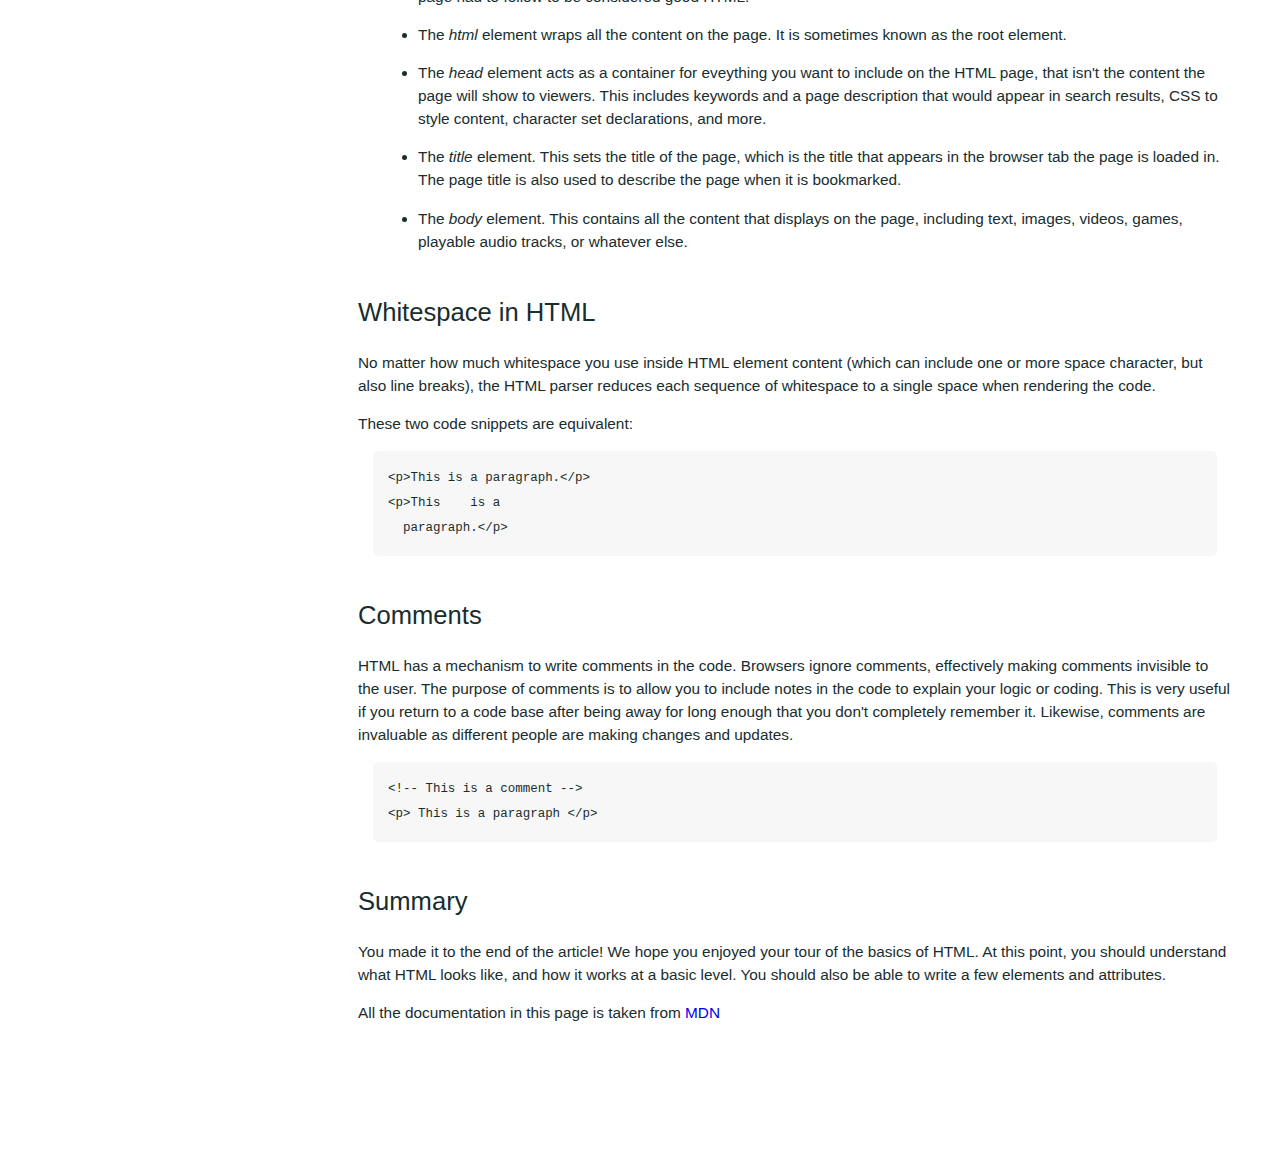
<file: technical-documentation-page/index.html>
<!DOCTYPE html>
<html lang="en">
  
<head>
  <link rel="stylesheet" type="text/css" href="style.css">
  <meta name="viewport" content="width=device-width, initial-scale=1">
  <meta name="description" content="Technical documentation page">
  <title>HTML Documentation Page</title>	

</head>



<body>
<nav id="navbar">
  <header>HTML</header>
  <ul>
    <li><a class="nav-link" href="#Introduction">Introduction</a></li>
    <li>
      <a class="nav-link" href="#What_you_should_already_know">What you should already know</a>
    </li>
    <li><a class="nav-link" href="#Hello_world">Hello world</a></li>
    <li><a class="nav-link" href="#Anatomy_of_an_HTML_element">Anatomy of an HTML element</a></li>
    <li>
      <a class="nav-link" href="#Nesting_elements">Nesting elements</a>
    </li>
    <li><a class="nav-link" href="#Block_versus_inline_elements">Block versus inline elements</a></li>
    <li><a class="nav-link" href="#Empty_elements">Empty elements</a></li>
    <li><a class="nav-link" href="#Attributes">Attributes</a></li>
    <li>
      <a class="nav-link" href="#Anatomy_of_an_HTML_document">Anatomy of an HTML document</a>
    </li>
    <li><a class="nav-link" href="#Whitespace_in_HTML">Whitespace in HTML</a></li>
    <li>
      <a class="nav-link" href="#Comments">Comments</a>
    </li>
    <li><a class="nav-link" href="#Summary">Summary</a></li>
  </ul>
</nav>
<main id="main-doc">

  <section class="main-section" id="Introduction">
    <header>Introduction</header>
    <article>
      <p>HTML (Hypertext Markup Language) is not a programming language. It is a markup language that tells web browsers how to structure the web pages you visit. It can be as complicated or as simple as the web developer wants it to be. HTML consists of a series of elements, which you use to enclose, wrap, or mark up different parts of content to make it appear or act in a certain way. The enclosing tags can make content into a hyperlink to connect to another page, italicize words, and so on.</p>
    </article>
  </section>

  <section class="main-section" id="What_you_should_already_know">
    <header>What you should already know</header>
    <article>
      <p>This guide assumes you have the following basic background:</p>
      <ul>
        <li>Basic familiarity with using computers.</li>
        <li>A general understanding of the Internet and the World Wide Web (WWW).</li>
        <li>A basic understanding of creating and managing files.</li>
      </ul>
    </article>
  </section>

  <section class="main-section" id="Hello_world">
    <header>Hello world</header>
    <article>
      <p>
        To get started with writing HTML, open the Notepad and write the following HTML code:
      </p>
      <code>&lt;!DOCTYPE html&gt;
&lt;html&gt;
&nbsp;&nbsp;&lt;body&gt;
&nbsp;&nbsp;&nbsp;&nbsp;&lt;h1&gt;Hello World!&lt;/h1&gt;
&nbsp;&nbsp;&lt;/body&gt;
&lt;/html&gt;</code>
      <p>Save the file on your computer. Name the file "index.html" and open the saved HTML file in your browser.
      </p>
    </article>
  </section>

  <section class="main-section" id="Anatomy_of_an_HTML_element">
    <header>Anatomy of an HTML element</header>
    <article>
      <p>Let's further explore our heading element from the previous example. The anatomy of our element is:
      </p>
      <ul>
        <li>
          The <strong>opening tag</strong>: This consists of the name of the element (in this example, p for paragraph), wrapped in opening and closing angle brackets. This opening tag marks where the element begins or starts to take effect. In this example, it precedes the start of the paragraph text.
        </li>
        <li>
          The <strong>content</strong>: This is the content of the element. In this example, it is the paragraph text.
        </li>
        <li>
          The <strong>closing tag</strong>: This is the same as the opening tag, except that it includes a forward slash before the element name. This marks where the element ends.
        </li>
      </ul>
    </article>
  </section>

  <section class="main-section" id="Nesting_elements">
    <header>Nesting elements</header>
    <article>
      <p>Elements can be placed within other elements. This is called <em>nesting</em>. If we wanted to state that this is my <strong>first</strong> HTML lesson, we could wrap the word first in a &lt;strong&gt; element, which means that the word is to have strong(er) text formatting:
      </p>
      <code>&lt;p&gt;This is my &lt;strong&gt;first&lt;/strong&gt; HTML lesson.&lt;/p&gt;</code>
      <p>There is a right and wrong way to do nesting. In the example above, we opened the <em>p</em> element first, then opened the <em>strong</em> element. For proper nesting, we should close the <em>strong</em> element first, before closing the <em>p</em>.
      </p>
      <p>The following is an example of the wrong way to do nesting:
      </p>
      <code class="wrong-code">&lt;p&gt;This is my &lt;strong&gt;first HTML lesson.&lt;/p&gt;&lt;/strong&gt;</code>
    </article>
  </section>

  <section class="main-section" id="Block_versus_inline_elements">
    <header>Block versus inline elements</header>
    <article>
      <p>There are two important categories of elements to know in HTML: block-level elements and inline elements.
      </p>
      <ul>
        <li>
          Block-level elements form a visible block on a page. A block-level element appears on a new line following the content that precedes it. Any content that follows a block-level element also appears on a new line. Block-level elements are usually structural elements on the page. For example, a block-level element might represent paragraphs, lists, navigation menus, or footers.
        </li>
        <li>
          Inline elements are contained within block-level elements, and surround only small parts of the document’s content. An inline element will not cause a new line to appear in the document. It is typically used with text.
        </li>
      </ul>
      <p>Consider the following example:
      </p>
      <code>&lt;em&gt;first&lt;/em&gt;&lt;em&gt;second&lt;/em&gt;&lt;/em&gt;third&lt;/em&gt;
&lt;p&gt;fourth&lt;/p&gt;&lt;p&gt;fifth&lt;/p&gt;&lt;p&gt;sixth&lt;/p&gt;</code>
      <p><em>em</em> is an inline element. As you see below, the first three elements sit on the same line, with no space in between. On the other hand, <em>p</em> is a block-level element. Each p element appears on a new line, with space above and below.</p>
      <code class="preview">firstsecondthird
fourth
fifth
sixth</code>
    </article>
  </section>

  <section class="main-section" id="Empty_elements">
    <header>Empty elements</header>
    <article>
      <p>Not all elements follow the pattern of an opening tag, content, and a closing tag. Some elements consist of a single tag, which is typically used to insert/embed something in the document.
      </p>
      <code>&lt;img src="https://raw.githubusercontent.com/mdn/beginner-html-site/gh-pages/images/firefox-icon.png"&gt;</code>
    </article>
  </section>

  <section class="main-section" id="Attributes">
    <header>Attributes</header>
    <article>
      <p>Elements can also have attributes. Attributes look like this:
      </p>
      <code>&lt;p class=&quot;note&quot;&gt;This is my first HTML lesson.&lt;/p&gt;</code>
      <p>Attributes contain extra information about the element that won't appear in the content. In this example, the <em>class</em> attribute is an identifying name used to target the element with style information.
      </p>
      <p>An attribute should have:</p>
      <ul>
        <li>A space between it and the element name.</li>
        <li>The attribute name, followed by an equal sign.</li>
        <li>An attribute value, wrapped with opening and closing quote marks.</li>
      </ul>
    </article>
  </section>

  <section class="main-section" id="Anatomy_of_an_HTML_document">
    <header>Anatomy of an HTML document</header>
    <article>
      <p>
        Individual HTML elements aren't very useful on their own. Next, let's examine how individual elements combine to form an entire HTML page:
      </p>
      <code>&lt;!DOCTYPE html&gt;
&lt;html&gt;
&nbsp;&nbsp;&lt;head&gt;
&nbsp;&nbsp;&nbsp;&nbsp;&lt;title&gt;My test page&lt;/title&gt;
&nbsp;&nbsp;&lt;/head&gt;
&nbsp;&nbsp;&lt;body&gt;
&nbsp;&nbsp;&nbsp;&nbsp;&lt;p&gt;This is my page&lt;/p&gt;
&nbsp;&nbsp;&lt;/body&gt;
&lt;/html&gt;</code>
      <ul>
        <li>The <em>doctype</em>: When HTML was young (1991-1992), doctypes were meant to act as links to a set of rules that the HTML page had to follow to be considered good HTML.
        </li>
        <li>
          The <em>html</em> element wraps all the content on the page. It is sometimes known as the root element.
        </li>
        <li>
          The <em>head</em> element acts as a container for eveything you want to include on the HTML page, that isn't the content the page will show to viewers. This includes keywords and a page description that would appear in search results, CSS to style content, character set declarations, and more.
        </li>
        <li>
          The <em>title</em> element. This sets the title of the page, which is the title that appears in the browser tab the page is loaded in. The page title is also used to describe the page when it is bookmarked.
        </li>
        <li>
          The <em>body</em> element. This contains all the content that displays on the page, including text, images, videos, games, playable audio tracks, or whatever else.
        </li>
      </ul>
    </article>
  </section>

  <section class="main-section" id="Whitespace_in_HTML">
    <header>Whitespace in HTML</header>
    <article>
      <p>
        No matter how much whitespace you use inside HTML element content (which can include one or more space character, but also line breaks), the HTML parser reduces each sequence of whitespace to a single space when rendering the code.
      </p>
      <p>
        These two code snippets are equivalent:
      </p>
      <code>&lt;p&gt;This is a paragraph.&lt;/p&gt;
&lt;p&gt;This&nbsp;&nbsp;&nbsp;&nbsp;is a
&nbsp;&nbsp;paragraph.&lt;/p&gt;</code>
    </article>
  </section>

  <section class="main-section" id="Comments">
    <header>Comments</header>
    <article>
      <p>
        HTML has a mechanism to write comments in the code. Browsers ignore comments, effectively making comments invisible to the user. The purpose of comments is to allow you to include notes in the code to explain your logic or coding. This is very useful if you return to a code base after being away for long enough that you don't completely remember it. Likewise, comments are invaluable as different people are making changes and updates.
      </p>
      <code>&lt;!-- This is a comment --&gt;
&lt;p&gt; This is a paragraph &lt;/p&gt;</code>
    </article>
  </section>

  <section class="main-section" id="Summary">
    <header>Summary</header>
    <article>
      <p>
        You made it to the end of the article! We hope you enjoyed your tour of the basics of HTML. At this point, you should understand what HTML looks like, and how it works at a basic level. You should also be able to write a few elements and attributes.
      </p>
      <p>All the documentation in this page is taken from
        <a href="https://developer.mozilla.org/en-US/docs/Learn/HTML/Introduction_to_HTML/Getting_started" target="_blank">MDN</a>
      </p>
    </article>
  </section>
</main>
</body>

</html>
</file>
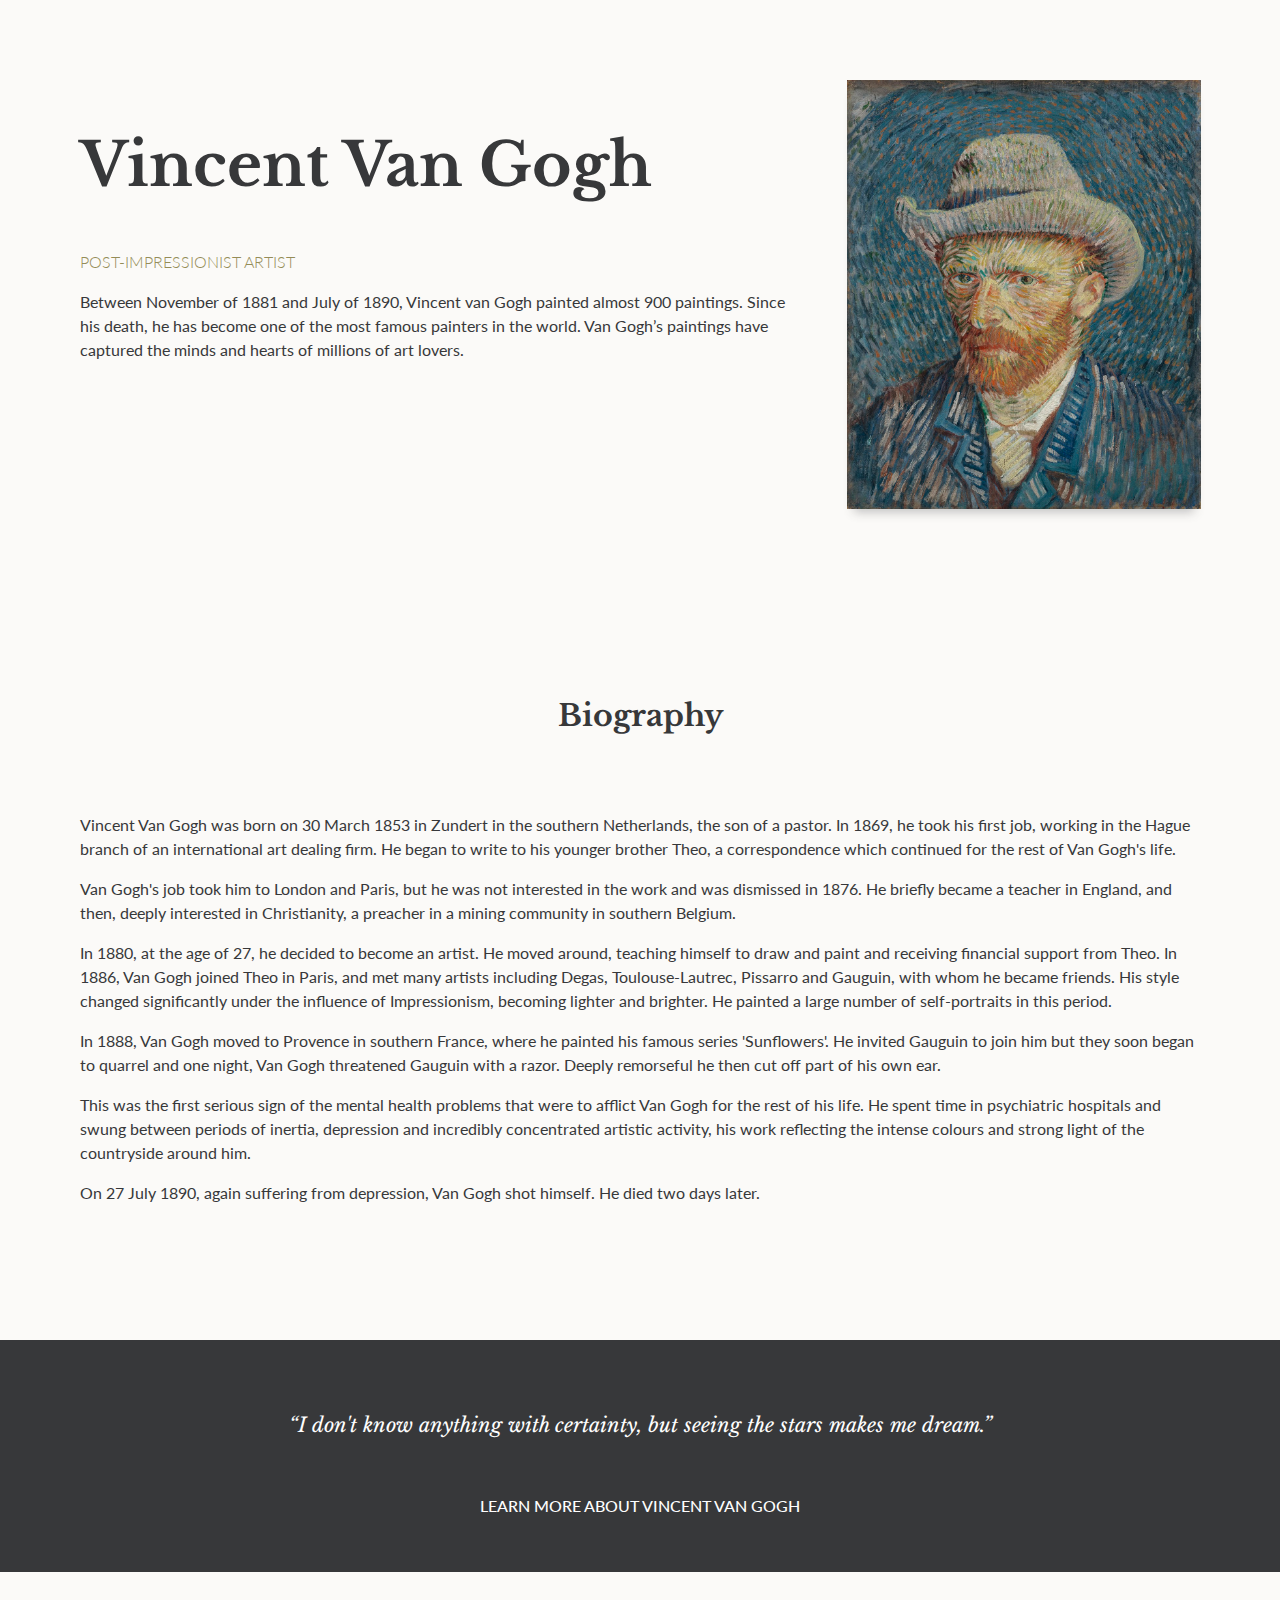
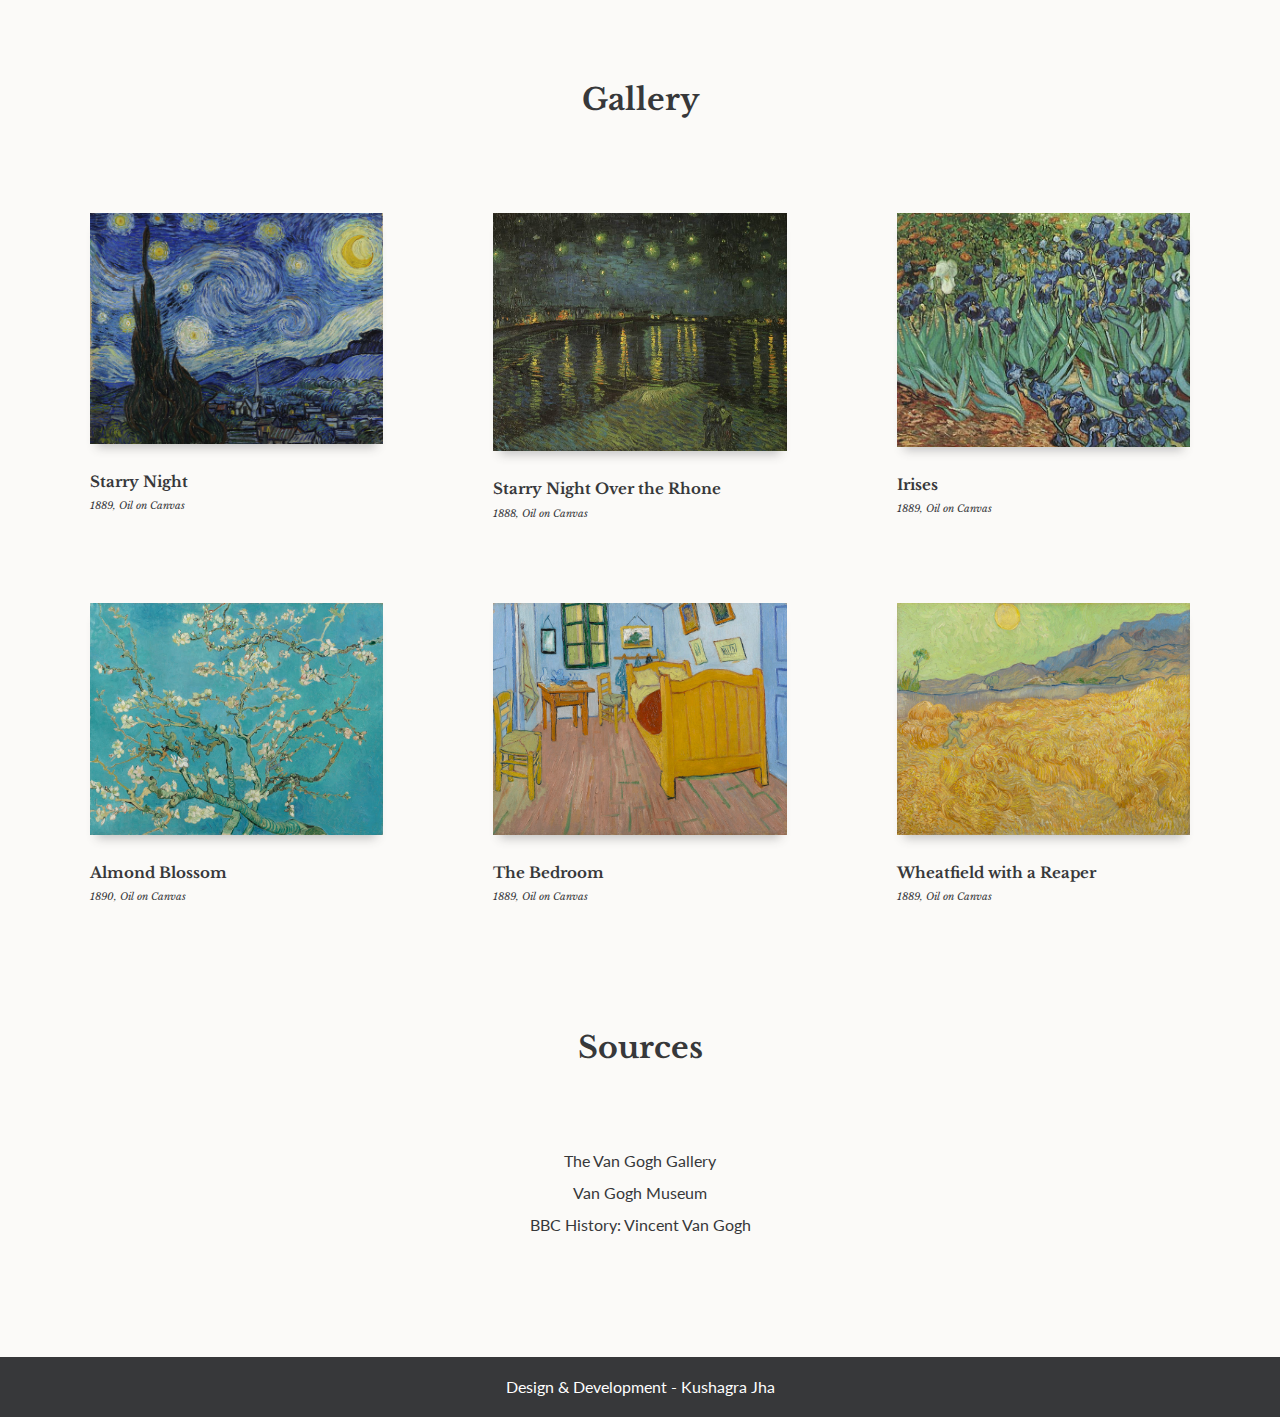
<file: tribute-page/index.html>
<!DOCTYPE html>
<html lang="en">
   <head>
      <link rel="stylesheet" type="text/css" href="style.css">
      <link href="https://fonts.googleapis.com/css?family=Lato" rel="stylesheet" type="text/css">
      <link href="https://fonts.googleapis.com/css?family=Libre%20Baskerville" rel="stylesheet" type="text/css">
      <meta name="viewport" content="width=device-width, initial-scale=1">
      <meta name="description" content="A tribute page dedicated to Vincent Van Gogh>
      <title>Vincent Van Gogh</title>
   </head>

   <body>
      <main id="main">
         <section class="first-row">
            <div class="container">
               <div class="column-header">
                  <h1 id="title">Vincent Van Gogh</h1>
                  <p id="subheader">Post-Impressionist Artist</p>
                  <article>
                     <p>Between November of 1881 and July of 1890, Vincent van Gogh painted almost 900 paintings. Since his death, he has become one of the most famous painters in the world. Van Gogh’s paintings have captured the minds and hearts of millions of art lovers.</p>
                  </article>
               </div>
               <div class="column-image">
                  <div id="image-div">
                     <img src="images/vangogh.jpg" alt="Portrait of Van Gogh with Grey Felt Hat, Oil painting, Winter 1887/88" width="472" height="495">
                  </div>
               </div>
            </div>
         </section>
         <section class="second-row" id="tribute-info">
            <article id="second-row-container">
               <h2>Biography</h2>
               <p>Vincent Van Gogh was born on 30 March 1853 in Zundert in the southern Netherlands, the son of a pastor. In 1869, he took his first job, working in the Hague branch of an international art dealing firm. He began to write to his younger brother Theo, a correspondence which continued for the rest of Van Gogh's life.</p>
               <p>Van Gogh's job took him to London and Paris, but he was not interested in the work and was dismissed in 1876. He briefly became a teacher in England, and then, deeply interested in Christianity, a preacher in a mining community in southern Belgium.</p>
               <p>In 1880, at the age of 27, he decided to become an artist. He moved around, teaching himself to draw and paint and receiving financial support from Theo. In 1886, Van Gogh joined Theo in Paris, and met many artists including Degas, Toulouse-Lautrec, Pissarro and Gauguin, with whom he became friends. His style changed significantly under the influence of Impressionism, becoming lighter and brighter. He painted a large number of self-portraits in this period.</p>
               <p>In 1888, Van Gogh moved to Provence in southern France, where he painted his famous series 'Sunflowers'. He invited Gauguin to join him but they soon began to quarrel and one night, Van Gogh threatened Gauguin with a razor. Deeply remorseful he then cut off part of his own ear.</p>
               <p>This was the first serious sign of the mental health problems that were to afflict Van Gogh for the rest of his life. He spent time in psychiatric hospitals and swung between periods of inertia, depression and incredibly concentrated artistic activity, his work reflecting the intense colours and strong light of the countryside around him.</p>
               <p>On 27 July 1890, again suffering from depression, Van Gogh shot himself. He died two days later.</p>
            </article>
         </section>
         <section class="third-row">
            <blockquote cite="https://vangoghmuseum.nl/en/highlights/quotes">
               <p id="quote"> “I don't know anything with certainty, but seeing the stars makes me dream.” </p>
            </blockquote>
            <a href="https://www.vincentvangogh.org/" target="_blank" id="tribute-link"><u id="tribute-link-dash"> Learn more about Vincent Van Gogh</u></a>
         </section>
         <!-- Gallery -->
         <section class="fourth-row">
            <h2>Gallery</h2>
            <div class="gallery-grid">
               <figure class="img-container" id="img-div">
                  <img class="project-image" id="image" src="images/starry-night.jpg" alt="Starry Night" />
                  <figcaption class="caption" id="img-caption">
                     <p class="name-caption">Starry Night</p>
                     <p class="date-caption">1889, Oil on Canvas</p>
                  </figcaption>
               </figure>
               <figure class="img-container">
                  <img class="project-image" src="images/starry-night-over-the-Rhone.jpg" alt="Starry Night Over the Rhone" />
                  <figcaption class="caption">
                     <p class="name-caption">Starry Night Over the Rhone</p>
                     <p class="date-caption">1888, Oil on Canvas</p>
                  </figcaption>
               </figure>
               <figure class="img-container">
                  <img class="project-image" src="images/irises.jpg" alt="Irises" />
                  <figcaption class="caption">
                     <p class="name-caption">Irises</p>
                     <p class="date-caption">1889, Oil on Canvas</p>
                  </figcaption>
               </figure>
               <figure class="img-container">
                  <img class="project-image" src="images/Almond_Blossom.jpg" alt="Almond blossom" />
                  <figcaption class="caption">
                     <p class="name-caption">Almond Blossom</p>
                     <p class="date-caption">1890, Oil on Canvas</p>
                  </figcaption>
               </figure>
               <figure class="img-container">
                  <img class="project-image" src="images/the_bedroom.jpg" alt="The Bedroom" />
                  <figcaption class="caption">
                     <p class="name-caption">The Bedroom</p>
                     <p class="date-caption">1889, Oil on Canvas</p>
                  </figcaption>
               </figure>
               <figure class="img-container">
                  <img class="project-image" src="images/Wheatfield_with_a_Reaper.jpg" alt="Wheatfield with a Reaper" />
                  <figcaption class="caption">
                     <p class="name-caption">Wheatfield with a Reaper</p>
                     <p class="date-caption">1889, Oil on Canvas</p>
                  </figcaption>
               </figure>
            </div>
         </section>
         <section class="fifth-row">
            <!-- Sources -->
            <h2>Sources</h2>
            <ul>
               <li>
                  <a href="https://www.vangoghgallery.com/painting/" target="_blank">The Van Gogh Gallery</a>
               </li>
               <li>
                  <a href="https://vangoghmuseum.nl/en/vincent-van-gogh-life-and-work" target="_blank">Van Gogh Museum</a>
               </li>
               <li>
                  <a href="http://www.bbc.co.uk/history/historic_figures/van_gogh_vincent.shtml" target="_blank">BBC History: Vincent Van Gogh</a>
               </li>
            </ul>
         </section>
         <section class="footer">
            <p> Design & Development - Kushagra Jha</p>
         </section>
      </main>
   </body>
</html>
</file>
<file: style.css>
* {
  margin: 0;
  padding: 0;
}

html {
  box-sizing: border-box;
  font-size: 10px;
}

body {
  font-size: 1.6rem;
  line-height: 1.5;
  font-family: Poppins;
  color: #011640;
  overflow-x: hidden;
}

h1 {
  font-size: 7rem;
  font-weight: 600;
  margin: 8rem 0 2rem 0;
}

@media (max-width: 650px){
  h1 {
    font-size: 5rem;
  }
}

h2 {
  margin-bottom: 5rem;
}

li {
  list-style: none;
}

a {
  color: #011640;
  text-decoration: none;
}

img {
  max-width: 100%;
  height: auto;
  display: block;
}

/* Navigation */

.nav {
  display: flex;
  justify-content: center;
  align-items: center;
  position: fixed;
  top: 0;
  width: 100%;
  min-height: 75px;
  background-color: #fff;
  box-shadow: 0 1rem 1rem -1rem rgba(55, 56, 58, 0.2);
  z-index: 10;
}

nav > ul {
  display: flex;
  flex-direction: row;
  justify-content: space-around;
}

nav li {
  padding: 0px 0.8rem;
}

nav .code {
  color: white;
  transition: color 0.3s ease-out;
}

nav a:hover .code {
  color: #F2797B;
}

/* Welcome section */

#welcome-section {
  margin: 5rem;
  display: flex;
  flex-direction: row;
  justify-content: space-around;
  align-items: center;
  height: 100vh;
}

@media (max-width: 1000px) {
  #welcome-section {
    text-align: center;
    margin-top: 10rem;
    display: flex;
    flex-direction: column;
    justify-content: center;
    align-items: center;
  }
}

.welcome-img  {
  margin-top: 8rem;
  width: 580px;
  height: auto;
}

#mobile-only {
  display: none;
}

@media (max-width: 850px){
  #desktop-only {
    display: none;
  }
  
  #mobile-only {
    display: initial;
    width: 450px;
    height: auto;
  }
}

#subheading {
  font-size: 5rem;
  font-weight: 600;
  margin: 2rem 0;
}

#subheading span {
  color: #F2797B;
}

@media (max-width: 650px){
  #subheading {
    font-size: 4rem;
  }
}

/* About section */

#about {
  padding: 10rem 5rem 5rem 5rem;
}

#about h2 {
  text-align: center;
}

#about-container {
  display: flex;
  flex-direction: row;
  justify-content: space-around;
  align-items: center;
}

@media (max-width: 850px) {
  #about-container {
    width: 100%;
    display: flex;
    flex-direction: column;
    align-items: center;
    text-align: center;
  }
}

#my-story {
  width: 60%;
  padding: 0 2rem;
}

#interests-list {
  background-color: #011640;
  color: #fff;
  padding: 3rem;
  border-radius: 5px;
}

@media (max-width: 850px) {
  #my-story {
    width: 100%;
    margin-bottom: 5rem;
  }
  
  #interests-list {
    margin: auto;
  }
}

#interests-list > h3 {
  text-align: center;
  padding-bottom: 2rem;
}

/* Projects section */

#projects {
  padding: 10rem 5rem;
  text-align: center;
}

#projects > p {
  margin-bottom: 5rem;
}

.projects-grid {
  display: grid;
  grid-template-columns: repeat(auto-fit, minmax(350px, 1fr));
  grid-gap: 5rem;
  margin: 1.5rem auto;
}

@media (max-width: 400px) {
  .projects-grid {
    grid-template-columns: 1fr;
    margin: 0 auto;
  }
}

.card {
  position: relative;
  padding-bottom: 2rem;
  border: 1px solid rgba(217, 217, 217, 0.5);
  border-radius: 5px;
}

.card:hover {
  box-shadow: 0 0 2rem -0.7rem #D9D9D9;
  border: 1px solid #D9D9D9;
}

.desc {
  padding: 2rem;
  text-align: left;
}

.project-tile {
  margin: 2rem 0 2rem 0;
}

.project-tile > a {
  color: #F2797B;
  font-weight: 200;
}

/* Contact section */

#contact {
  margin-top: 3rem;
  padding: 10rem 5rem;
  text-align: center;
  background-color: #011640;
  color: #fff;
}

.contact-icon {
  width: 2rem;
  padding: 1rem;
  filter: invert(100%);
}

.contact-links {
  display: flex;
  justify-content: center;
  width: 100%;
  margin-top: 4rem;
  flex-wrap: wrap;
}

.contact-details {
  display: flex;
  flex-direction: row;
  align-items: center;
  justify-content: center;
  color: #fff;
  padding: 1rem;
}


.contact-details:hover .contact-icon {
  filter: invert(83%) sepia(39%) saturate(6798%) hue-rotate(308deg) brightness(92%) contrast(107%);
}

.contact-details:hover {
  color: #F2797B;
}

/* Footer */

footer {
  text-align: center;
  padding: 2rem 0;
  background-color: #011640;
  color: #fff;
}

.heart::before {
  content: '\2665';
  color: #F2797B;
  font-size: 1.6rem;
}

footer .code {
  color: #F2797B;
}

/* Text Selection Color */


::-moz-selection { /* Code for Firefox */
  color: #fff;
  background: #02A1A3;
}

::selection {
  color: #fff;
  background: #02A1A3;
}
</file>
<file: docs/style.css>
* {
  margin: 0;
  padding: 0;
}

html {
  box-sizing: border-box;
  font-size: 10px;
}

body {
  font-size: 1.6rem;
  line-height: 1.5;
  font-family: Poppins;
  color: #011640;
  overflow-x: hidden;
}

h1 {
  font-size: 7rem;
  font-weight: 600;
  margin: 8rem 0 2rem 0;
}

@media (max-width: 650px){
  h1 {
    font-size: 5rem;
  }
}

h2 {
  margin-bottom: 5rem;
}

li {
  list-style: none;
}

a {
  color: #011640;
  text-decoration: none;
}

img {
  max-width: 100%;
  height: auto;
  display: block;
}

/* Navigation */

.nav {
  display: flex;
  justify-content: center;
  align-items: center;
  position: fixed;
  top: 0;
  width: 100%;
  min-height: 75px;
  background-color: #fff;
  box-shadow: 0 1rem 1rem -1rem rgba(55, 56, 58, 0.2);
  z-index: 10;
}

nav > ul {
  display: flex;
  flex-direction: row;
  justify-content: space-around;
}

nav li {
  padding: 0px 0.8rem;
}

nav .code {
  color: white;
  transition: color 0.3s ease-out;
}

nav a:hover .code {
  color: #F2797B;
}

/* Welcome section */

#welcome-section {
  margin: 5rem;
  display: flex;
  flex-direction: row;
  justify-content: space-around;
  align-items: center;
  height: 100vh;
}

@media (max-width: 1000px) {
  #welcome-section {
    text-align: center;
    margin-top: 10rem;
    display: flex;
    flex-direction: column;
    justify-content: center;
    align-items: center;
  }
}

.welcome-img  {
  margin-top: 8rem;
  width: 580px;
  height: auto;
}

#mobile-only {
  display: none;
}

@media (max-width: 850px){
  #desktop-only {
    display: none;
  }
  
  #mobile-only {
    display: initial;
    width: 450px;
    height: auto;
  }
}

#subheading {
  font-size: 5rem;
  font-weight: 600;
  margin: 2rem 0;
}

#subheading span {
  color: #F2797B;
}

@media (max-width: 650px){
  #subheading {
    font-size: 4rem;
  }
}

/* About section */

#about {
  padding: 10rem 5rem 5rem 5rem;
}

#about h2 {
  text-align: center;
}

#about-container {
  display: flex;
  flex-direction: row;
  justify-content: space-around;
  align-items: center;
}

@media (max-width: 850px) {
  #about-container {
    width: 100%;
    display: flex;
    flex-direction: column;
    align-items: center;
    text-align: center;
  }
}

#my-story {
  width: 60%;
  padding: 0 2rem;
}

#interests-list {
  background-color: #011640;
  color: #fff;
  padding: 3rem;
  border-radius: 5px;
}

@media (max-width: 850px) {
  #my-story {
    width: 100%;
    margin-bottom: 5rem;
  }
  
  #interests-list {
    margin: auto;
  }
}

#interests-list > h3 {
  text-align: center;
  padding-bottom: 2rem;
}

/* Projects section */

#projects {
  padding: 10rem 5rem;
  text-align: center;
}

#projects > p {
  margin-bottom: 5rem;
}

.projects-grid {
  display: grid;
  grid-template-columns: repeat(auto-fit, minmax(350px, 1fr));
  grid-gap: 5rem;
  margin: 1.5rem auto;
}

@media (max-width: 400px) {
  .projects-grid {
    grid-template-columns: 1fr;
    margin: 0 auto;
  }
}

.card {
  position: relative;
  padding-bottom: 2rem;
  border: 1px solid rgba(217, 217, 217, 0.5);
  border-radius: 5px;
}

.card:hover {
  box-shadow: 0 0 2rem -0.7rem #D9D9D9;
  border: 1px solid #D9D9D9;
}

.desc {
  padding: 2rem;
  text-align: left;
}

.project-tile {
  margin: 2rem 0 2rem 0;
}

.project-tile > a {
  color: #F2797B;
  font-weight: 200;
}

/* Contact section */

#contact {
  margin-top: 3rem;
  padding: 10rem 5rem;
  text-align: center;
  background-color: #011640;
  color: #fff;
}

.contact-icon {
  width: 2rem;
  padding: 1rem;
  filter: invert(100%);
}

.contact-links {
  display: flex;
  justify-content: center;
  width: 100%;
  margin-top: 4rem;
  flex-wrap: wrap;
}

.contact-details {
  display: flex;
  flex-direction: row;
  align-items: center;
  justify-content: center;
  color: #fff;
  padding: 1rem;
}


.contact-details:hover .contact-icon {
  filter: invert(83%) sepia(39%) saturate(6798%) hue-rotate(308deg) brightness(92%) contrast(107%);
}

.contact-details:hover {
  color: #F2797B;
}

/* Footer */

footer {
  text-align: center;
  padding: 2rem 0;
  background-color: #011640;
  color: #fff;
}

.heart::before {
  content: '\2665';
  color: #F2797B;
  font-size: 1.6rem;
}

footer .code {
  color: #F2797B;
}

/* Text Selection Color */


::-moz-selection { /* Code for Firefox */
  color: #fff;
  background: #02A1A3;
}

::selection {
  color: #fff;
  background: #02A1A3;
}
</file>
<file: product-landing-page/style.css>
@import "https://fonts.googleapis.com/css?family=Lato:400,700";

* {
  margin: 0;
  padding: 0;
  box-sizing: border-box;
}

html {
  font-size: 10px;
}

body {
  font-size: 1.6rem;
  line-height: 1.5;
  font-family: 'Lato', sans-serif;
  color: #37383a;
}

h1 {
  font-size: 3rem;
  font-weight: 900;
  margin: 8rem 0 2rem 0;
}

@media (max-width: 650px){
  h1 {
    font-size: 2.4rem;
  }
}

h2 {
  margin-bottom: 5rem;
}

li {
  list-style: none;
}

a {
  color: #2f1e84;
  text-decoration: none;
}

img {
  max-width: 100%;
  height: auto;
  display: block;
}

iframe {
  border: 0;
}

/* Global Classes */

.column-60 {
  float: left;
  width: 60%;
  padding: 0 4%;
}

.column-40 {
  float: left;
  padding: 0 4%;
  width: 40%;
}

.grid::after {
  content: "";
  display: table;
  clear: both;
}

@media screen and (max-width: 1000px) {
  .column-60,
  .column-40 {
    width: 100%;
    float: none;
    padding: 0;
  }
  #image-div img {
    margin: auto;
  }
}

.btn {
  text-transform: uppercase;
  font-weight: 600;
  color: #fff;
  background-color: #5d63ed;
  padding: 1.7rem 2.5rem;
  margin: 1.5rem 0;
  height: 5rem;
  border: 0;
  border-radius: 5px;
  cursor: pointer;
  outline:none;
}

.btn:hover {
  background-color: #2f1e84;
  transition: background-color 1s;
}

.logo-img {
  width: 100%;
  max-width: 200px;
}

@media (max-width: 650px) {
  .logo-img {
    margin: 0 auto;
  }
}

.container {
  display: flex;
  flex-direction: row;
  justify-content: center;
}

.card {
  display: flex;
  flex-direction: column;
  align-items: center;
  text-align: center;
  width: calc(100%  / 3);
  margin: 1.5rem;
  padding: 3rem 2rem 3rem 2rem;
  border: 1px solid rgba(55, 56, 58, 0.1);
  border-radius: 5px;
}

@media (max-width: 800px) {
  .container {
    flex-direction: column;
  }
  
  .card {
    width: 100%;
    margin: 1.5rem auto;
  }
}

.card:hover {
  box-shadow: 0 0 2rem -0.7rem rgba(55, 56, 58, 0.2);
  border: 1px solid #ced4ee;
}

.icon {
  width: 50px;
}

.desc > h3 {
  margin: 2rem 0 2rem 0;
}

/* Header */

header {
  padding: 0 5rem;
  width: 100%;
  position: fixed;
  top: 0;
  min-height: 75px;
  display: flex;
  justify-content: space-between;
  align-items: center;
  background-color: #fff;
  box-shadow: 0 1rem 1rem -1rem rgba(55, 56, 58, 0.2);
}

@media (max-width: 650px) {
  header {
    flex-wrap: wrap;
  }
}

@media (max-width: 650px) {
  .logo {
    margin: 15px auto;
  }
}

nav {
  font-weight: 400;
}

@media (max-width: 650px) {
  nav {
    margin: 15px auto;
    width: 100%;
    display: flex;
    flex-direction: column;
    align-items: center;
    text-align: center;
  }
  nav li {
    padding-bottom: 8px;
  }
}

nav > ul {
  display: flex;
  flex-direction: row;
  justify-content: space-around;
}

nav li {
    padding: 0px 10px 0px 10px;
}

/* Hero */

#hero {
  /*background-color: #4a4fbd;*/
  background:linear-gradient(135deg, #2f1e84 0%,#5d63ed 100% );
  color: #fff;
  height: 450px;
  margin: 5rem 0;
  padding: 5rem;
}

@media (max-width: 1000px) {
  #hero {
    height: 750px;
    margin-bottom: 2rem;
  }
}

@media (max-width: 650px) {
  #hero {
    margin-top: 120px;
    height: 900px;
  }
}

#description {
  font-size: 2rem;
  margin-bottom: 5rem;
}

#hero .btn {
  background-color: Transparent;
  border: 2px solid #fff;
}

#hero .btn:hover {
  background-color: #fff;
  transition: background-color 1s;
  color: #2f1e84;
  transition: color 1s;
}

@media (max-width: 650px) {
  #hero-img {
    margin: 2rem auto !important;
  }
}

/* Why section */

#why {
  padding: 15rem 5rem 5rem 5rem;
  text-align: center;
}

/* Features section */

#features {
  padding: 15rem 5rem 5rem 5rem;
  text-align: center;
}

#features ol {
  margin: 1.5rem 3.5rem;
}

#features ol > li {
  margin-bottom: 1.5rem;
  text-align: left;
  display: flex;
  flex-direction: column;
}

#features h3::before {
  content: "";
  font-family: FontAwesome;
  color: #5d63ed;
  display: inline-block;
  margin-left: -2em;
  width: 2em;
}

#pills::before {
  content: "\f0f3" !important;
}

#med-report::before {
  content: "\f15b" !important;
}

#family::before {
  content: "\f0c0" !important; 
}

#doctor-icon::before {
  content: "\f0f0" !important; 
}

/* Info section */
#info {
  margin: 5rem 0;
  padding: 8rem 6.5rem;
  background-color: #f8f8f8;
  display: flex;
  justify-content: space-between;
  align-items: center;
}

#info > div {
  width: 80%;
  padding-right: 5rem;
  align-self: flex-start;
}

@media (max-width: 1000px) {
  #info {
    flex-direction: column;
    align-items: center;
  }
  
  #info > div {
    width: 100%;
    padding: 0;
    margin-bottom: 3rem;
  }
  
  #info h2 {
    text-align: center;
  }
}

#info > iframe {
  max-width: 560px;
  width: 100%;
  border-radius: 5px;
  box-shadow: 0 1rem 1rem -1rem rgba(55, 56, 58, 0.4);
}

/* Download section */

#download {
  padding: 15rem 5rem 5rem 5rem;
  text-align: center;
}

#download .card {
  width: 35%;
  cursor: pointer;
}

@media (max-width: 800px) {
  #download .card {
    width: 100%;
    margin: 1.5rem auto;
  }
}

#download .desc {
  width: 100%;
  height: 100%;
  padding: 3.5rem;
  display: flex;
  flex-direction: column;
  align-items: center;
}

#download .btn {
  justify-self: flex-end;
}

.desc > ol {
  margin: 15px 0;
}

.desc > ol > li {
  padding-left: 8px;
  text-align: left;
}

.desc > ol > li::before {
  content: "\f00c";
  font-family: FontAwesome;
  color: #5d63ed;
  display: inline-block;
  margin-left: -1.5em;
  width: 1.5em; 
}

/* Contact section */

#contact {
  padding: 5rem 5rem 4rem 5rem;
  text-align: center;
}

form {
  margin: 1.5rem;
  text-align: left;
}

label {
  display: flex;
  align-items: center;
  margin-bottom: 0.5rem;
}

.form-group {
  margin-bottom: 2rem;
}

.form-group > p {
  margin-bottom: 0.5rem;
}

.form-control {
  display: block;
  width: 100%;
  height: 4.5rem;
  padding: 1rem;
  color: #495057;
  background-color: #fff;
  border: 1px solid rgba(55, 56, 58, 0.1);
  border-radius: 5px;
  transition: border-color 0.15s ease-in-out,   box-shadow 0.15s ease-in-out;
}

.form-control:focus {
  border-color: #ced4ee;
  outline: 0;
  box-shadow: 0 0 1rem 0.2rem rgba(206, 212, 238, 0.25);
}

.input-textarea {
  min-height: 120px;
  width: 100%;
  padding: 1rem;
  resize: vertical;
  border: 1px solid rgba(55, 56, 58, 0.1);
  border-radius: 5px;
  transition: border-color 0.15s ease-in-out,   box-shadow 0.15s ease-in-out;
}

.input-textarea:focus {
  border-color: #ced4ee;
  outline: 0;
  box-shadow: 0 0 1rem 0.2rem rgba(206, 212, 238, 0.25);
}

.form-control, .input-textarea {
  margin: 0;
  font-family: inherit;
  font-size: inherit;
  line-height: inherit;
}

/* Footer */

footer {
  padding: 2.5rem 5rem;
  background-color: #2f1e84;
  color: #fff;
  display: flex;
  justify-content: space-between;
  align-items: center;
}

@media (max-width: 660px) {
  footer {
    flex-direction: column;
    align-items: center;
  }
}

#footer-logo {
  margin-top: 0.8rem;
  display: flex;
  justify-content: flex-start;
}

#footer-info > ul {
  display: flex;
  justify-content: flex-end;
}

@media (max-width: 660px) {
  #footer-info > ul {
    margin: 15px auto;
  }
}

@media (max-width: 460px) {
  #footer-info > ul {
    width: 100%;
    display: flex;
    flex-direction: column;
    align-items: center;
    text-align: center;
  }
  #footer-info > ul > li {
    padding-bottom: 10px;
  }
}

#footer-info > ul > li {
  padding: 0 10px;
}

#footer-info > ul > li > a {
  color: #fff;
}

#copyright {
  margin-top: 1.5rem;
  padding-right: 10px;
  display: flex;
  justify-content: flex-end;
  font-size: 1.2rem;
}
</file>
<file: survey-form/style.css>
:root {
  font-size: 10px;
}

*,
*::before,
*::after {
  box-sizing: border-box;
}

body {
  font-family: "Segoe UI", "Roboto", "Helvetica Neue", Arial, sans-serif;
  font-size: 1.6rem;
  line-height: 1.4;
  color: black;
  margin: 0;
  background: linear-gradient(0deg, rgba(251,251,251,1) 0%, rgba(246,247,252,1) 100%);
}

h1 {
  font-size: 3rem;
  line-height: 2;
  margin-bottom: 4rem;
}

img {
  max-width: 100%;
  height: auto;
  display: block;
}

label {
  display: flex;
  align-items: center;
  margin-bottom: 0.5rem;
}

input,
button,
select,
textarea {
  margin: 0;
  font-family: inherit;
  font-size: inherit;
  line-height: inherit;
}

button {
  border: none;
}

.container {
  width: 100%;
  margin: 6rem auto 6rem auto;
  box-shadow: 0 0.2rem 1.3rem 0.2rem rgba(0, 0, 0, 0.1);
  border-radius: 0.5rem;
  background-color: #fff;
}

@media (min-width: 576px) {
  .container {
    max-width: 540px;
  }
}

@media (min-width: 976px) {
  .container {
    max-width: 920px;
  }
}

.header {
  padding: 4.5rem;
  margin-bottom: 2rem;
}

/*Header*/
.column-header {
  float: left;
  width: 54%;
  padding-top: 5rem;
  margin-right: 6%;
}

.column-image {
  float: left;
  width: 40%;
}

.header:after {
  content: "";
  display: table;
  clear: both;
}

@media screen and (max-width: 1000px) {
  .column-header,
  .column-image {
    width: 100%;
    margin: 0;
  }
  #image-div img {
    margin: auto;
  }
}

/*Form*/

form {
  padding: 2.5rem;
  border-radius: 0.5rem;
}

.form-group {
  margin: 0 auto 2rem auto;
  padding: 0.5rem;
}

.form-control {
  display: block;
  width: 100%;
  height: 4.5rem;
  padding: 1rem;
  color: #495057;
  background-color: #fff;
  border: 1px solid #ced4da;
  border-radius: 0.25rem;
  transition: border-color 0.15s ease-in-out, box-shadow 0.15s ease-in-out;
}

.form-control:focus {
  border-color: #a6d8e2;
  outline: 0;
  box-shadow: 0 0 1rem 0.2rem rgba(205, 240, 247, 0.25);
}

.input-radio,
.input-checkbox {
  display: inline-block;
  margin-right: 1rem;
  min-height: 1.5rem;
  min-width: 1.5rem;
}

.input-textarea {
  min-height: 120px;
  width: 100%;
  padding: 1rem;
  resize: vertical;
}

.submit-button {
  display: inline-block;
  width: 10rem;
  padding: 1rem;
  background: #32004a;
  color: #fff;
  border-radius: 0.5rem;
  cursor: pointer;
}

.submit-button:hover {
  animation-name: background-color;
  animation-duration: 500ms;
  animation-fill-mode: forwards;
  animation-timing-function: ease-out;
}

@keyframes background-color {
    100% {
      background-color: #6f4c81;
    }
}

.footer {
  color: #28003b;
  padding: 0.1rem;
  text-align: center;
}
</file>
<file: technical-documentation-page/style.css>
html,
body {
  min-width: 290px;
  color: #182d2e;
  background-color: #fff;
  font-family: "Open Sans", "Helvetica Neue", Arial, sans-serif;
  line-height: 1.5;
}

#navbar {
  position: fixed;
  min-width: 290px;
  top: 0px;
  left: 0px;
  width: 300px;
  height: 100%;
  background-color: #182d2e;
}

header {
  color: #f8f8f8;
  margin: 10px;
  text-align: center;
  font-size: 1.6em;
}

#main-doc header {
  color: #182d2e;
  text-align: left;
  margin: 0 0 20px 0;
}

#navbar ul {
  height: 90%;
  padding: 0;
  overflow-y: auto;
  overflow-x: hidden;
}

#navbar li {
  list-style: none;
  position: relative;
  width: 100%;
}

a {
  text-decoration: none;
}

#navbar a {
  display: block;
  padding: 10px 30px;
  color: #dfdfdf;
  cursor: pointer;
}

#navbar a:hover {
  display: block;
  padding: 10px 30px;
  color: #f8f8f8;
  text-decoration: none;
  cursor: pointer;
}

#main-doc {
  margin-left: 310px;
  padding: 40px;
  margin-bottom: 50px;
}

section article {
  font-size: 0.96em;
  margin-bottom: 40px;
}

section li {
  margin: 15px 0px 0px 20px;
}

code {
  display: block;
  text-align: left;
  white-space: pre;
  position: relative;
  word-break: normal;
  word-wrap: normal;
  line-height: 2;
  background-color: #f7f7f7;
  padding: 15px;
  margin: 15px;
  border-radius: 5px;
  overflow-y: auto;
  overflow-x: auto;
}

.wrong-code {
  background-color: #fcf3f3;
}

.preview {
  background-color: #fefefe;
  border: 1px solid #4f7989;
  border-left: 5px solid #4f7989;
  border-radius: 0;
}

@media only screen and (max-width: 815px) {
  /* For mobile phones: */
  #navbar ul {
    height: 205px;
  }

  #navbar {
    position: absolute;
    top: 0;
    padding: 0;
    margin: 0;
    width: 100%;
    max-height: 275px;
    z-index: 1;
  }

  #main-doc {
    position: relative;
    margin-left: 0px;
    margin-top: 270px;
  }
}

@media only screen and (max-width: 400px) {
  #main-doc {
    margin-left: -10px;
  }

  code {
    margin-left: -20px;
    width: 100%;
    padding: 15px;
    padding-left: 10px;
    padding-right: 45px;
    min-width: 233px;
  }
}

/***** Main Scrollbar *******/
/* width */
::-webkit-scrollbar {
  width: 10px;
  height: 10px;
}

/* Track */
::-webkit-scrollbar-track {
  background: #fff;
}

/* Handle */
::-webkit-scrollbar-thumb {
  background: #465757;
  border-radius: 10px;
}

/* Handle on hover */
::-webkit-scrollbar-thumb:hover {
  background: #091212;
}

/***** NavBar Scrollbar *******/
/* Track */
#navbar ul::-webkit-scrollbar-track {
  background: #182d2e;
}

/* Handle */
#navbar ul::-webkit-scrollbar-thumb {
  background: #dfdfdf;
  border: 1px solid #182d2e;
}

/* Handle on hover */
#navbar ul::-webkit-scrollbar-thumb:hover {
  background: #f8f8f8;
}

/****Code Snippets Scrollbar****/
code::-webkit-scrollbar {
  height: 3px;
}

code::-webkit-scrollbar-track {
  background: #f7f7f7;
}

.wrong-code::-webkit-scrollbar-track {
  background: #fcf3f3;
}

.preview::-webkit-scrollbar-track {
  background: #fefefe;
}
</file>
<file: tribute-page/style.css>
html {
  font-size: 10px;
}

body {
  font-family: 'Lato', "Segoe UI", "Helvetica Neue", Arial, sans-serif;
  font-size: 1.6rem;
  line-height: 1.5;
  margin: 0;
  background-color: #fbfaf8;
  color: #37383a;
}

@media (min-width: 1400px) {
  body {
    font-size: 2.5rem;
    line-height: 1.8;
  }
}

h1 {
  font-size: 6rem;
  font-family: "Libre Baskerville", serif;
  font-weight: bold;
}

#subheader {
  font-weight: 300;
  color: #948C57;
  text-transform: uppercase;
}

@media (max-width: 400px) {
  h1 {
    font-size: 4rem;
  }
}

@media (min-width: 1400px) {
  h1 {
    font-size: 7rem;
  }
}

h2 {
  font-size: 3rem;
  font-family: "Libre Baskerville", serif;
  text-align: center;
  padding-bottom: 5rem;
}

@media (min-width: 1400px) {
  h2 {
    font-size: 4rem;
  }
}

blockquote {
  font-size: 2rem;
  font-style: italic;
  font-family: "Libre Baskerville", serif;
  text-align: center;
  margin-bottom: 5rem;
}

@media (min-width: 1400px) {
  blockquote {
    font-size: 3rem;
  }
}

ul {
  list-style: none;
  padding-left: 0;
  line-height: 2;
}

a {
  text-decoration: none;
  color: #37383a
}

a:hover {
  text-decoration: underline;
  color: #37383a
}

a:visited {
  color: #948C57;
}

#tribute-link {
  font-weight: 500;
  color: #fefefe;
  text-transform: uppercase;
  line-height: 2;
}

#tribute-link:visited {
  color: #fefefe;
}

#tribute-link:hover {
  text-decoration: none;
}

#tribute-link-dash {
  text-decoration: none;
}

#tribute-link:hover #tribute-link-dash {
  animation-name: tribute-link-dash-move;
  animation-duration: 0.5s;
  animation-timing-function: ease-out;
  animation-fill-mode: forwards;
}

@keyframes tribute-link-dash-move {
    0% {
      border-bottom: 0.4rem solid rgba(254, 254, 254, 0);
      padding-bottom: 0.6rem;
    }
    100% {
      border-bottom: 0.4rem solid rgba(254, 254, 254, 1);
      padding-bottom: 0.6rem;
    }
}

/* Images */

img {
  max-width: 100%;
  height: auto;
  display: block;
  box-shadow: 0 1rem 1rem -0.7rem rgba(55, 56, 58, 0.3);
}

/* Gallery */

.gallery-grid {
  display: grid;
  grid-template-columns: repeat(auto-fit, minmax(350px, 1fr));
  grid-gap: 3rem;
  margin: 0 auto;
}

@media (max-width: 400px) {
  .gallery-grid {
    grid-template-columns: 1fr;
  }
}

.img-container {
  position: relative;
}

.caption{
  padding-top: 1.2rem;
  font-family: "Libre Baskerville", serif;
}

.date-caption {
  font-size: 1rem;
  font-style: italic;
  position: relative;
  top: -1rem;
}

.name-caption {
  font-size: 1.5rem;
  font-weight: bold;
}

@media (min-width: 1400px) {
  .date-caption {
    font-size: 1.5rem;
  }
  
  .name-caption {
    font-size: 2rem;
  }
}

/* First row columns */

.column-header {
  float: left;
  width: 65%;
  padding: 2.5%;
  box-sizing: border-box;
}

.column-image {
  float: left;
  padding: 2.5%;
  width: 35%;
  box-sizing: border-box;
}

.container::after {
  content: "";
  display: table;
  clear: both;
}

@media screen and (max-width: 1000px) {
  .column-header,
  .column-image {
    width: 100%;
    float: none;
  }
  #image-div img {
    margin: auto;
  }
}

/* Sections */

.first-row {
  padding: 5rem 5rem 10rem 5rem;
  top: 0;
}

.second-row {
  color: #37383a;
  padding: 0 5rem 4rem 5rem;
  margin-bottom: 5rem;
}

.third-row {
  background-color: #37383a;
  color: #fefefe;
  padding: 5rem;
  text-align: center;
}

.fourth-row {
  padding: 4rem 5rem 2rem 5rem;
  margin-top: 4rem;
}

.fifth-row {
  padding: 4rem;
  text-align: center;
  margin-bottom: 6rem;
}

.footer {
  background-color: #37383a;
  color: #fefefe;
  padding: 0.2rem;
  text-align: center;
}

#second-row-container {
  margin: auto;
  padding: 2.5%;
}
</file>
